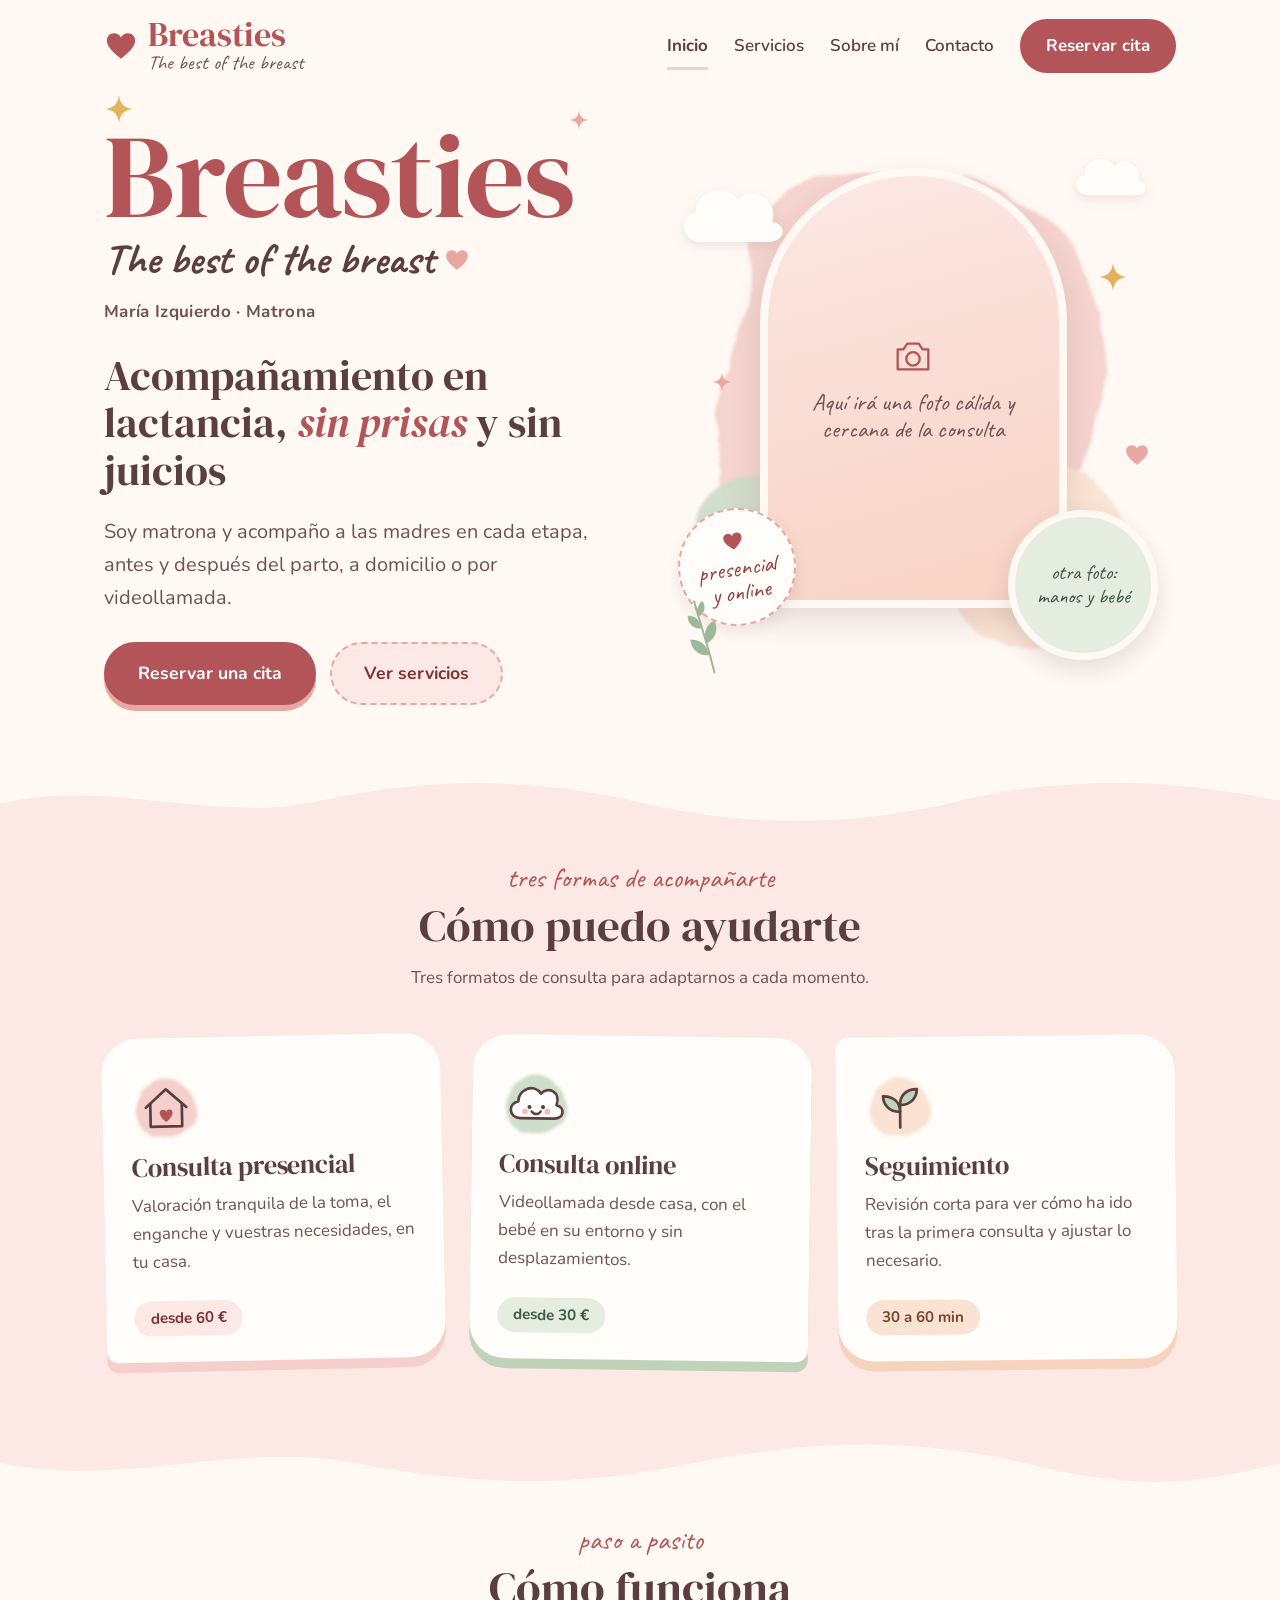
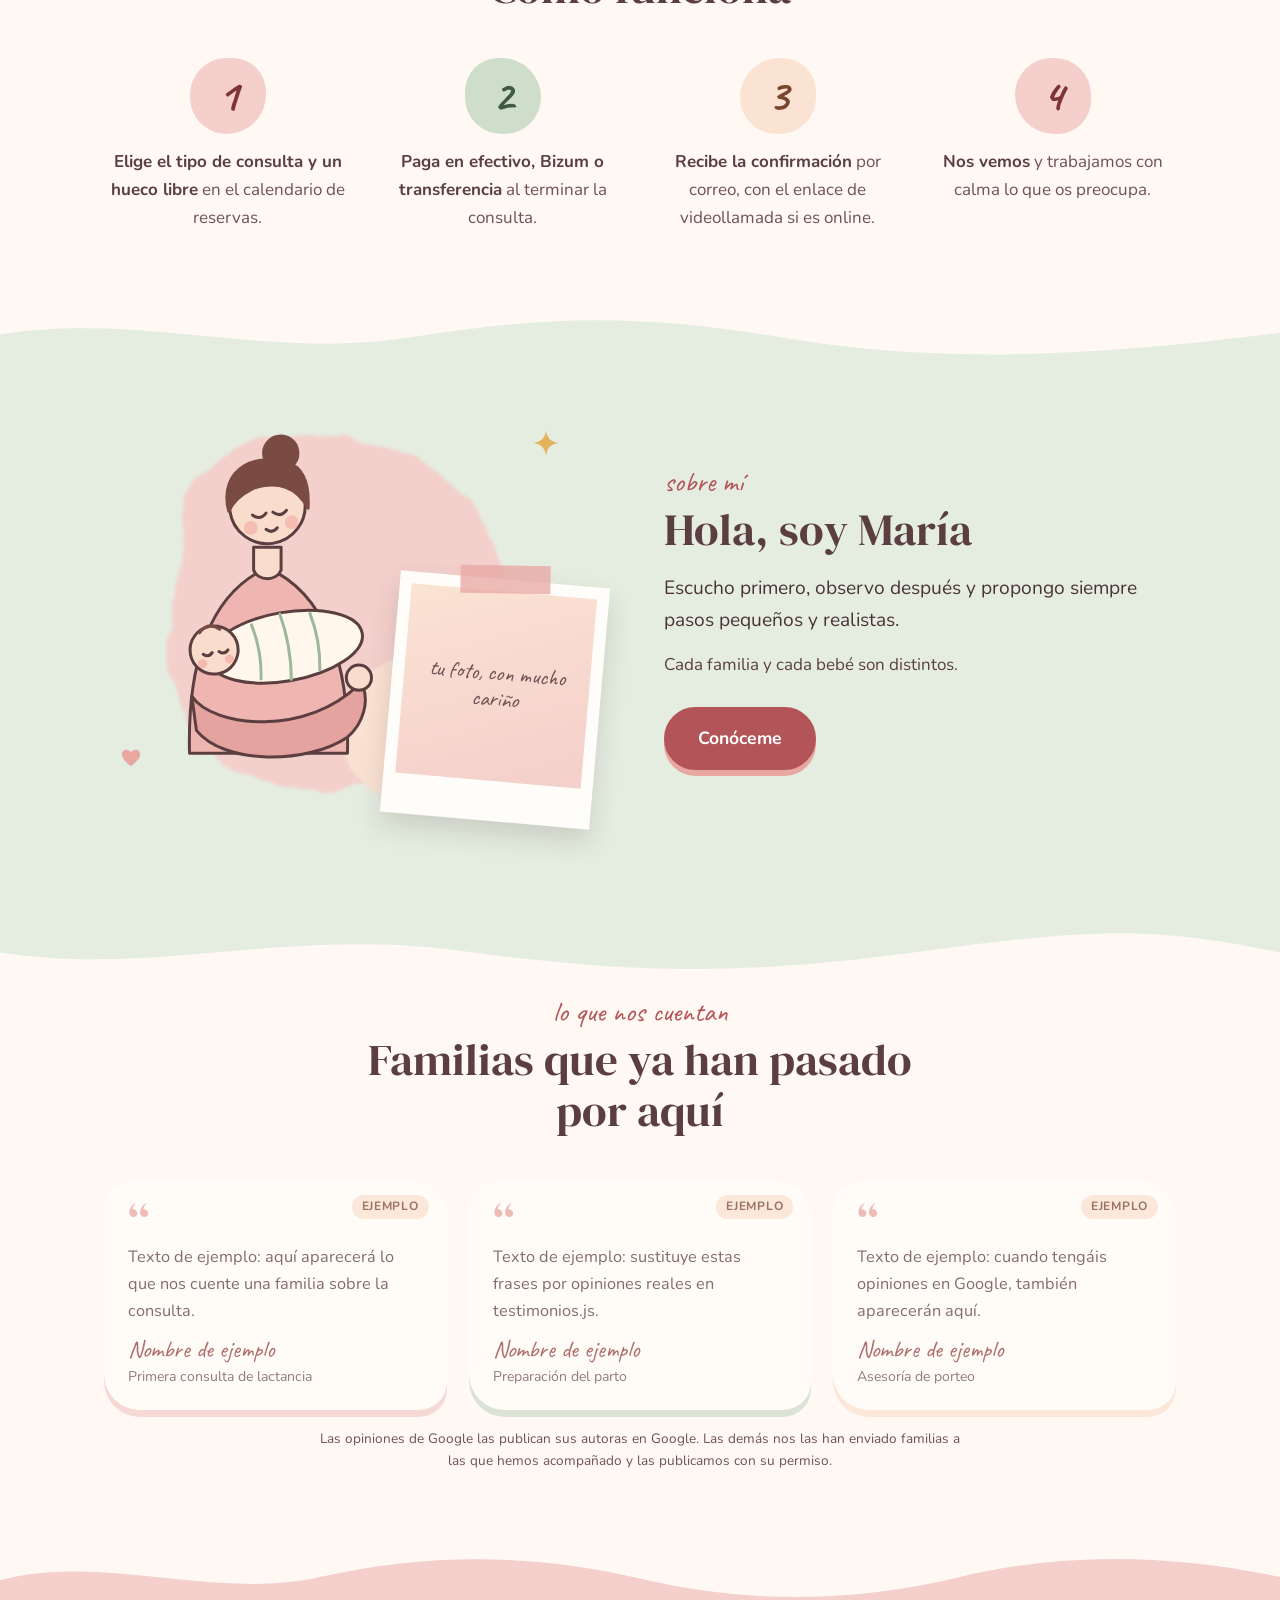
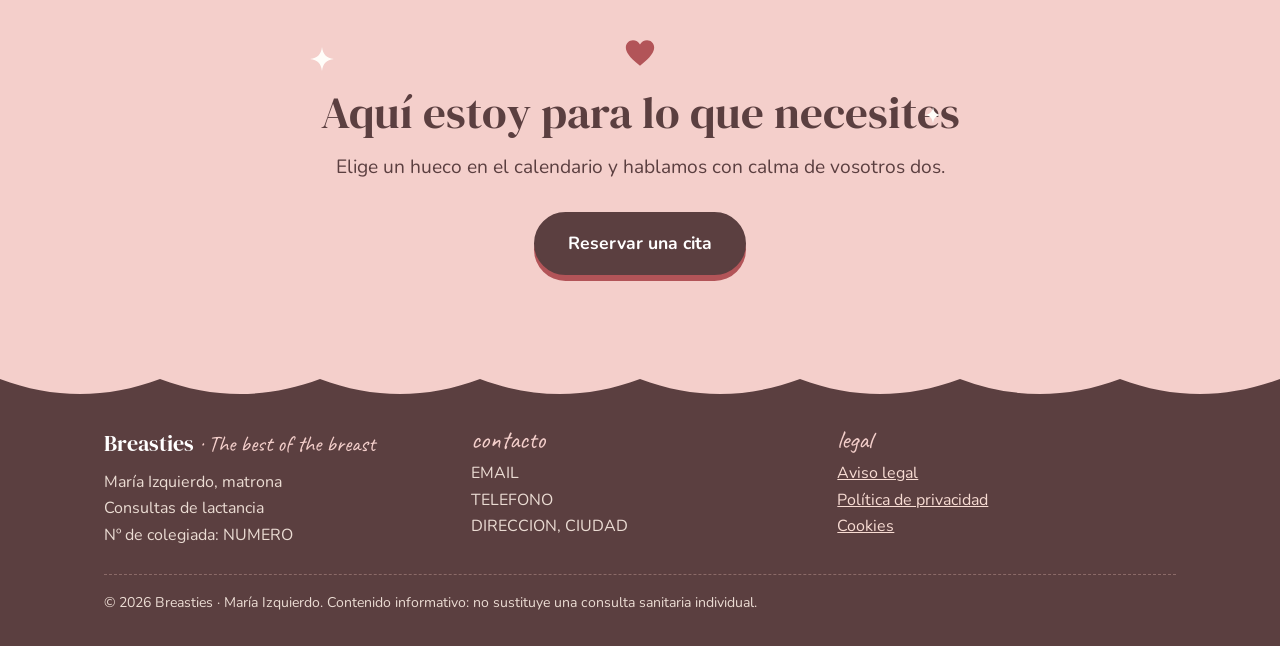
<file: index.html>
<!doctype html>
<html lang="es">
<head>
  <meta charset="utf-8">
  <meta name="viewport" content="width=device-width, initial-scale=1">
  <title>Breasties · The best of the breast · María Izquierdo, matrona</title>
  <meta name="description" content="Breasties: consultas de lactancia con la matrona María Izquierdo, presenciales y online. Acompañamiento cercano para madres y bebés.">
  <link rel="preconnect" href="https://fonts.googleapis.com">
  <link href="https://fonts.googleapis.com/css2?family=DM+Serif+Display:ital@0;1&family=Nunito:wght@400;600;700&family=Caveat:wght@500;700&display=swap" rel="stylesheet">
  <link rel="stylesheet" href="styles.css">
</head>
<body>
  <svg width="0" height="0" style="position:absolute" aria-hidden="true" focusable="false">
  <defs>
    <filter id="acuarela" x="-20%" y="-20%" width="140%" height="140%">
      <feTurbulence type="fractalNoise" baseFrequency="0.018" numOctaves="3" seed="7" result="ruido"/>
      <feDisplacementMap in="SourceGraphic" in2="ruido" scale="16" xChannelSelector="R" yChannelSelector="G" result="desp"/>
      <feGaussianBlur in="desp" stdDeviation="1.4"/>
    </filter>
    <symbol id="chispa" viewBox="-12 -12 24 24"><path d="M0 -11 C1 -4 4 -1 11 0 C4 1 1 4 0 11 C-1 4 -4 1 -11 0 C-4 -1 -1 -4 0 -11Z" fill="currentColor"/></symbol>
    <symbol id="corazon" viewBox="0 0 24 24"><path d="M12 21 C4 15 2 11 2 8 C2 5 4.5 3 7 3 C9 3 11 4 12 6 C13 4 15 3 17 3 C19.5 3 22 5 22 8 C22 11 20 15 12 21Z" fill="currentColor"/></symbol>
    <symbol id="nube" viewBox="0 0 120 70"><path d="M30 64 C10 64 4 40 24 34 C24 12 54 4 66 22 C78 8 108 20 100 44 C116 46 114 64 96 64 Z" fill="currentColor"/></symbol>
    <symbol id="ramita" viewBox="0 0 40 80">
      <path d="M20 78 C21 52 20 30 20 4" stroke="currentColor" stroke-width="2" fill="none" stroke-linecap="round"/>
      <path d="M20 60 C8 58 4 48 6 40 C16 42 20 50 20 60Z" fill="currentColor"/>
      <path d="M20 48 C32 46 36 36 34 28 C24 30 20 38 20 48Z" fill="currentColor"/>
      <path d="M20 32 C10 30 8 22 10 16 C18 18 20 24 20 32Z" fill="currentColor"/>
      <path d="M20 20 C28 18 30 12 28 6 C22 8 20 14 20 20Z" fill="currentColor"/>
    </symbol>
  </defs>
</svg>
  <header class="sitio">
    <div class="wrap">
      <a class="marca" href="index.html">
        <svg viewBox="0 0 24 24" aria-hidden="true"><use href="#corazon"/></svg>
        <span class="marca-texto"><span class="marca-nombre">Breasties</span><span class="marca-lema">The best of the breast</span></span>
      </a>
      <nav aria-label="Principal">
        <ul>
          <li><a href="index.html" aria-current="page">Inicio</a></li>
          <li><a href="servicios.html">Servicios</a></li>
          <li><a href="sobre-mi.html">Sobre mí</a></li>
          <li><a href="contacto.html">Contacto</a></li>
          <li><a class="boton" href="reservar.html">Reservar cita</a></li>
        </ul>
      </nav>
    </div>
  </header>

  <main>
    <section class="portada">
      <div class="wrap">
        <div>
          <div class="titular">
            <div class="marca-grande">Breasties</div>
            <div class="lema">The best of the breast <svg viewBox="0 0 24 24" aria-hidden="true"><use href="#corazon"/></svg></div>
            <svg class="garabato" width="30" height="30" viewBox="0 0 24 24" aria-hidden="true" style="left:0;top:-26px;color:var(--oro)"><use href="#chispa"/></svg>
            <svg class="garabato" width="20" height="20" viewBox="0 0 24 24" aria-hidden="true" style="right:6%;top:-10px;color:var(--rosa-fuerte)"><use href="#chispa"/></svg>
            <div class="firma">María Izquierdo · Matrona</div>
          </div>
          <h1>Acompañamiento en lactancia, <em>sin prisas</em> y sin juicios</h1>
          <p class="entrada">Soy matrona y acompaño a las madres en cada etapa, antes y después del parto, a domicilio o por videollamada.</p>
          <div class="acciones">
            <a class="boton grande" href="reservar.html">Reservar una cita</a>
            <a class="boton grande suave" href="servicios.html">Ver servicios</a>
          </div>
        </div>

        <div class="escena">
          <svg class="fondo" viewBox="0 0 480 540" aria-hidden="true" preserveAspectRatio="xMidYMid meet">
            <path d="M70 120 C60 40 190 10 290 40 C400 70 450 160 420 270 C395 370 330 440 220 450 C110 460 40 400 38 300 C36 230 78 190 70 120Z" fill="#f4cfcb" filter="url(#acuarela)" opacity=".9"/>
            <path d="M300 330 C360 300 450 330 450 410 C450 480 380 520 320 500 C260 480 240 360 300 330Z" fill="#fbe3d3" filter="url(#acuarela)" opacity=".95"/>
            <path d="M20 400 C10 350 60 320 100 340 C140 360 150 420 110 450 C70 480 30 450 20 400Z" fill="#cfddcb" filter="url(#acuarela)" opacity=".9"/>
          </svg>
          <!-- Foto principal: sustituye el contenido por <img src="foto.jpg" alt="Descripción"> -->
          <div class="foto foto-arco" role="img" aria-label="Espacio para una foto">
            <svg width="46" height="46" viewBox="0 0 48 48" fill="none" stroke="#b25458" stroke-width="2.4" stroke-linecap="round" stroke-linejoin="round" aria-hidden="true"><path d="M8 17 H14 L18 11 H30 L34 17 H40 V38 H8 Z"/><circle cx="24" cy="27" r="7"/></svg>
            Aquí irá una foto cálida y cercana de la consulta
          </div>
          <div class="foto foto-redonda" role="img" aria-label="Espacio para una segunda foto">otra foto: manos y bebé</div>
          <div class="pegatina"><svg viewBox="0 0 24 24" aria-hidden="true"><use href="#corazon"/></svg>presencial<br>y online</div>
          <svg class="garabato flota" width="120" height="70" viewBox="0 0 120 70" aria-hidden="true" style="left:-6px;top:36px;color:var(--crema-2);filter:drop-shadow(0 4px 6px rgba(91,63,64,.1))"><use href="#nube"/></svg>
          <svg class="garabato flota2" width="84" height="50" viewBox="0 0 120 70" aria-hidden="true" style="right:6px;top:8px;color:var(--crema-2);filter:drop-shadow(0 4px 6px rgba(91,63,64,.1))"><use href="#nube"/></svg>
          <svg class="garabato" width="30" height="30" viewBox="0 0 24 24" aria-hidden="true" style="right:30px;top:120px;color:var(--oro)"><use href="#chispa"/></svg>
          <svg class="garabato" width="20" height="20" viewBox="0 0 24 24" aria-hidden="true" style="left:34px;top:230px;color:var(--rosa-fuerte)"><use href="#chispa"/></svg>
          <svg class="garabato" width="26" height="26" viewBox="0 0 24 24" aria-hidden="true" style="right:8px;top:300px;color:var(--rosa-fuerte)"><use href="#corazon"/></svg>
          <svg class="garabato" width="40" height="80" viewBox="0 0 40 80" aria-hidden="true" style="left:6px;bottom:6px;color:#9db898;transform:rotate(-16deg)"><use href="#ramita"/></svg>
        </div>
      </div>
    </section>

    <div class="ola" style="--de:var(--crema);--a:var(--rosa-claro)" aria-hidden="true"><svg viewBox="0 0 1440 60" preserveAspectRatio="none"><path d="M0 34 C120 0 240 60 360 30 S600 0 720 32 S960 62 1080 30 S1320 2 1440 30 V60 H0Z"/></svg></div>
    <section class="bloque rosa">
      <div class="wrap">
        <div class="cabecera-bloque">
          <div class="manuscrita">tres formas de acompañarte</div>
          <h2>Cómo puedo ayudarte</h2>
          <p>Tres formatos de consulta para adaptarnos a cada momento.</p>
        </div>
        <div class="tarjetas">
          <div class="tarjeta">
            <svg class="icono" viewBox="0 0 64 64" aria-hidden="true"><circle cx="32" cy="34" r="27" fill="#f4cfcb" filter="url(#acuarela)"/><g fill="none" stroke="#5b3f40" stroke-width="2.4" stroke-linecap="round" stroke-linejoin="round"><path d="M14 33 L32 17 L50 33"/><path d="M18 30 V50 H46 V30"/></g><path d="M32 46 C25 41 25 35 29 35 C31 35 32 36 32 37.5 C32 36 33 35 35 35 C39 35 39 41 32 46Z" fill="#b25458"/></svg>
            <h3>Consulta presencial</h3>
            <p>Valoración tranquila de la toma, el enganche y vuestras necesidades, en tu casa.</p>
            <div class="pie-tarjeta"><span class="pildora">desde 60 €</span></div>
          </div>
          <div class="tarjeta">
            <svg class="icono" viewBox="0 0 64 64" aria-hidden="true"><circle cx="32" cy="34" r="27" fill="#cfddcb" filter="url(#acuarela)"/><path d="M18 46 C8 46 6 34 16 31 C16 20 30 15 36 24 C42 17 54 22 50 34 C58 36 57 46 48 46 Z" fill="#fffdf9" stroke="#5b3f40" stroke-width="2.4" stroke-linejoin="round"/><circle cx="26" cy="36" r="1.8" fill="#5b3f40"/><circle cx="38" cy="36" r="1.8" fill="#5b3f40"/><path d="M28 40 C30 43 34 43 36 40" fill="none" stroke="#5b3f40" stroke-width="2.2" stroke-linecap="round"/><circle cx="22" cy="40" r="2.6" fill="#e9a7a2" opacity=".7"/><circle cx="42" cy="40" r="2.6" fill="#e9a7a2" opacity=".7"/></svg>
            <h3>Consulta online</h3>
            <p>Videollamada desde casa, con el bebé en su entorno y sin desplazamientos.</p>
            <div class="pie-tarjeta"><span class="pildora">desde 30 €</span></div>
          </div>
          <div class="tarjeta">
            <svg class="icono" viewBox="0 0 64 64" aria-hidden="true"><circle cx="32" cy="34" r="27" fill="#fbe3d3" filter="url(#acuarela)"/><g fill="none" stroke="#5b3f40" stroke-width="2.4" stroke-linecap="round" stroke-linejoin="round"><path d="M32 52 V30"/><path d="M32 38 C22 38 17 31 17 24 C27 24 32 30 32 38Z" fill="#bfd3bb"/><path d="M32 32 C42 32 47 25 47 18 C37 18 32 24 32 32Z" fill="#bfd3bb"/></g></svg>
            <h3>Seguimiento</h3>
            <p>Revisión corta para ver cómo ha ido tras la primera consulta y ajustar lo necesario.</p>
            <div class="pie-tarjeta"><span class="pildora">30 a 60 min</span></div>
          </div>
        </div>
      </div>
    </section>

    <div class="ola" style="--de:var(--rosa-claro);--a:var(--crema)" aria-hidden="true"><svg viewBox="0 0 1440 60" preserveAspectRatio="none"><path d="M0 30 C140 62 260 2 400 30 S640 62 780 30 S1040 0 1160 32 S1340 58 1440 30 V60 H0Z"/></svg></div>
    <section class="bloque crema">
      <div class="wrap">
        <div class="cabecera-bloque">
          <div class="manuscrita">paso a pasito</div>
          <h2>Cómo funciona</h2>
        </div>
        <ol class="pasos">
          <li><span class="num" aria-hidden="true">1</span><span><strong>Elige el tipo de consulta y un hueco libre</strong> en el calendario de reservas.</span></li>
          <li><span class="num" aria-hidden="true">2</span><span><strong>Paga en efectivo, Bizum o transferencia</strong> al terminar la consulta.</span></li>
          <li><span class="num" aria-hidden="true">3</span><span><strong>Recibe la confirmación</strong> por correo, con el enlace de videollamada si es online.</span></li>
          <li><span class="num" aria-hidden="true">4</span><span><strong>Nos vemos</strong> y trabajamos con calma lo que os preocupa.</span></li>
        </ol>
      </div>
    </section>

    <div class="ola" style="--de:var(--crema);--a:var(--salvia-claro)" aria-hidden="true"><svg viewBox="0 0 1440 60" preserveAspectRatio="none"><path d="M0 28 C160 0 300 60 460 32 S720 2 880 32 S1200 60 1440 26 V60 H0Z"/></svg></div>
    <section class="bloque salvia">
      <div class="wrap sobre">
        <div class="escena">
      <svg class="fondo" viewBox="0 0 480 440" aria-hidden="true" preserveAspectRatio="xMidYMid meet">
        <path d="M60 140 C50 60 150 20 240 40 C340 62 400 140 380 240 C360 340 280 400 180 390 C90 380 40 320 50 240 C54 200 64 180 60 140Z" fill="#f4cfcb" filter="url(#acuarela)" opacity=".95"/>
        <path d="M250 270 C300 240 390 270 380 340 C370 400 300 420 250 390 C210 365 215 295 250 270Z" fill="#fbe3d3" filter="url(#acuarela)" opacity=".95"/>
      </svg>
      <svg viewBox="40 20 260 300" aria-hidden="true" style="position:absolute;left:2%;top:20px;width:62%" fill="none" stroke="#5b3f40" stroke-width="2.6" stroke-linecap="round" stroke-linejoin="round">
        <path d="M92 312 C90 232 110 172 160 150 C210 172 232 232 230 312 Z" fill="#efb5b1"/>
        <path d="M148 132 L148 152 C152 162 168 162 172 152 L172 132 Z" fill="#f9dccb"/>
        <g transform="rotate(-8 160 96)">
          <circle cx="160" cy="96" r="33" fill="#f9dccb"/>
          <path d="M126 96 C121 58 160 44 190 66 C199 77 197 92 195 103 C188 83 172 75 150 79 C138 83 130 89 126 96Z" fill="#7a4b43" stroke="#7a4b43"/>
          <circle cx="178" cy="52" r="15" fill="#7a4b43" stroke="#7a4b43"/>
          <path d="M146 102 q6 6 12 0"/><path d="M164 102 q6 6 12 0"/><path d="M156 116 q5 5 10 0"/>
          <circle cx="143" cy="113" r="6" fill="#f4a9a3" stroke="none" opacity=".6"/>
          <circle cx="179" cy="113" r="6" fill="#f4a9a3" stroke="none" opacity=".6"/>
        </g>
        <g transform="rotate(-10 170 220)">
          <ellipse cx="176" cy="220" rx="68" ry="30" fill="#fff7ec"/>
          <path d="M150 196 q5 24 0 48" stroke="#9db898"/><path d="M176 191 q5 29 0 58" stroke="#9db898"/><path d="M202 195 q5 25 0 50" stroke="#9db898"/>
          <circle cx="114" cy="212" r="21" fill="#f9dccb"/>
          <path d="M104 195 q9 -9 18 0" stroke="#7a4b43"/>
          <path d="M104 214 q4 4 8 0"/><path d="M118 214 q4 4 8 0"/>
          <circle cx="102" cy="222" r="4" fill="#f4a9a3" stroke="none" opacity=".7"/>
          <circle cx="126" cy="222" r="4" fill="#f4a9a3" stroke="none" opacity=".7"/>
        </g>
        <path d="M94 262 C112 290 196 298 242 250 C250 266 244 286 230 298 C194 322 122 322 98 292 Z" fill="#e5a3a0"/>
        <circle cx="240" cy="246" r="11" fill="#f9dccb"/>
      </svg>
      <div class="polaroid">
        <!-- Sustituye el texto de abajo por: <img src="foto.jpg" alt="Descripción de la foto"> -->
        <div class="foto" role="img" aria-label="Espacio para una foto">tu foto, con mucho cariño</div>
      </div>
      <svg class="garabato" width="28" height="28" viewBox="0 0 24 24" aria-hidden="true" style="right:40px;top:30px;color:var(--oro)"><use href="#chispa"/></svg>
      <svg class="garabato" width="22" height="22" viewBox="0 0 24 24" aria-hidden="true" style="left:0;bottom:70px;color:var(--rosa-fuerte)"><use href="#corazon"/></svg>
    </div>
        <div>
          <div class="manuscrita">sobre mí</div>
          <h2>Hola, soy María</h2>
          <p class="destacado">Escucho primero, observo después y propongo siempre pasos pequeños y realistas.</p>
          <p style="margin:0 0 28px">Cada familia y cada bebé son distintos.</p>
          <a class="boton grande" href="sobre-mi.html">Conóceme</a>
        </div>
      </div>
    </section>

    <div class="ola" style="--de:var(--salvia-claro);--a:var(--crema)" aria-hidden="true"><svg viewBox="0 0 1440 60" preserveAspectRatio="none"><path d="M0 32 C180 62 320 0 520 30 S840 60 1040 30 S1300 0 1440 32 V60 H0Z"/></svg></div>
    <section class="bloque crema" style="padding-top:24px" id="opiniones">
      <div class="wrap">
        <div class="cabecera-bloque">
          <div class="manuscrita">lo que nos cuentan</div>
          <h2>Familias que ya han pasado por aquí</h2>
          <p id="opiniones-resumen"></p>
        </div>
        <div class="opiniones" id="lista-opiniones"></div>
        <p class="centrado" style="margin:34px 0 0"><a class="boton suave" id="enlace-opinar" href="contacto.html" target="_blank" rel="noopener">Déjanos tu opinión en Google</a></p>
        <p class="nota centrado" id="opiniones-origen">Las opiniones de Google las publican sus autoras en Google. Las demás nos las han enviado familias a las que hemos acompañado y las publicamos con su permiso.</p>
      </div>
    </section>

    <div class="ola" style="--de:var(--crema);--a:var(--rosa)" aria-hidden="true"><svg viewBox="0 0 1440 60" preserveAspectRatio="none"><path d="M0 34 C120 0 240 60 360 30 S600 0 720 32 S960 62 1080 30 S1320 2 1440 30 V60 H0Z"/></svg></div>
    <section class="llamada">
      <div class="wrap">
        <svg class="corazon" viewBox="0 0 24 24" aria-hidden="true"><use href="#corazon"/></svg>
        <h2>Aquí estoy para lo que necesites</h2>
        <p>Elige un hueco en el calendario y hablamos con calma de vosotros dos.</p>
        <a class="boton grande oscuro" href="reservar.html">Reservar una cita</a>
        <svg class="garabato" width="26" height="26" viewBox="0 0 24 24" aria-hidden="true" style="left:4%;top:10px;color:var(--crema-2)"><use href="#chispa"/></svg>
        <svg class="garabato" width="18" height="18" viewBox="0 0 24 24" aria-hidden="true" style="right:8%;top:70px;color:var(--crema-2)"><use href="#chispa"/></svg>
      </div>
    </section>
  </main>
<div class="escalopes" aria-hidden="true"><svg viewBox="0 0 1440 60" preserveAspectRatio="none"><path d="M0 0 H1440 V30 C1380 60 1320 60 1260 30 C1200 60 1140 60 1080 30 C1020 60 960 60 900 30 C840 60 780 60 720 30 C660 60 600 60 540 30 C480 60 420 60 360 30 C300 60 240 60 180 30 C120 60 60 60 0 30Z" fill="#f4cfcb"/><path d="M0 30 C60 60 120 60 180 30 C240 60 300 60 360 30 C420 60 480 60 540 30 C600 60 660 60 720 30 C780 60 840 60 900 30 C960 60 1020 60 1080 30 C1140 60 1200 60 1260 30 C1320 60 1380 60 1440 30 V60 H0Z" fill="#5b3f40"/></svg></div>
  <footer class="sitio">
    <div class="wrap">
      <div class="columnas">
        <div>
          <div class="nombre">Breasties <span>· The best of the breast</span></div>
          <p>María Izquierdo, matrona<br>Consultas de lactancia<br>Nº de colegiada: NUMERO</p>
        </div>
        <div>
          <div class="titulo">contacto</div>
          <p>EMAIL<br>TELEFONO<br>DIRECCION, CIUDAD</p>
        </div>
        <div>
          <div class="titulo">legal</div>
          <p><a href="aviso-legal.html">Aviso legal</a><br><a href="aviso-legal.html#privacidad">Política de privacidad</a><br><a href="aviso-legal.html#cookies">Cookies</a></p>
        </div>
      </div>
      <div class="copia">© 2026 Breasties · María Izquierdo. Contenido informativo: no sustituye una consulta sanitaria individual.</div>
    </div>
  </footer>
  <script src="config.js"></script>
  <script src="testimonios.js"></script>
</body>
</html>
</file>
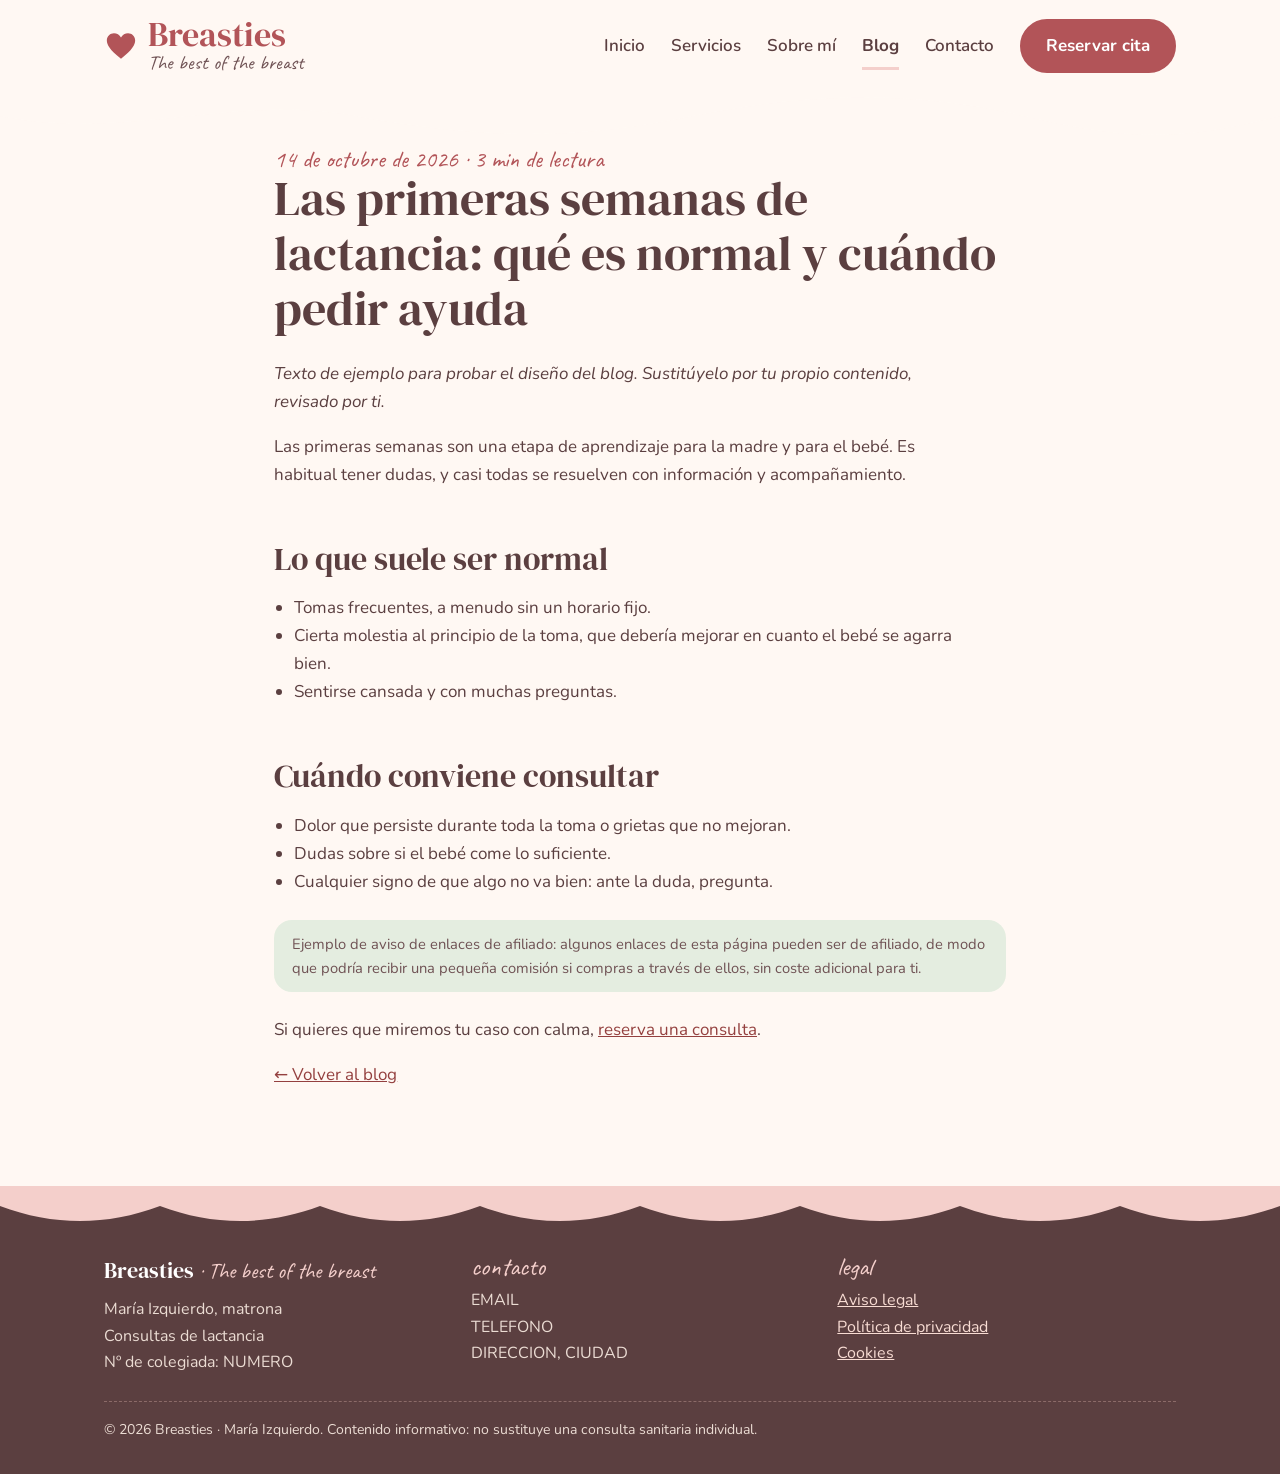
<file: articulo-primeras-semanas.html>
<!doctype html>
<html lang="es">
<head>
  <meta charset="utf-8">
  <meta name="viewport" content="width=device-width, initial-scale=1">
  <title>Las primeras semanas de lactancia · Breasties</title>
  <meta name="description" content="Qué es normal en las primeras semanas de lactancia y cuándo pedir ayuda.">
  <link rel="preconnect" href="https://fonts.googleapis.com">
  <link href="https://fonts.googleapis.com/css2?family=DM+Serif+Display:ital@0;1&family=Nunito:wght@400;600;700&family=Caveat:wght@500;700&display=swap" rel="stylesheet">
  <link rel="stylesheet" href="styles.css">
</head>
<body>
  <svg width="0" height="0" style="position:absolute" aria-hidden="true" focusable="false">
  <defs>
    <filter id="acuarela" x="-20%" y="-20%" width="140%" height="140%">
      <feTurbulence type="fractalNoise" baseFrequency="0.018" numOctaves="3" seed="7" result="ruido"/>
      <feDisplacementMap in="SourceGraphic" in2="ruido" scale="16" xChannelSelector="R" yChannelSelector="G" result="desp"/>
      <feGaussianBlur in="desp" stdDeviation="1.4"/>
    </filter>
    <symbol id="chispa" viewBox="-12 -12 24 24"><path d="M0 -11 C1 -4 4 -1 11 0 C4 1 1 4 0 11 C-1 4 -4 1 -11 0 C-4 -1 -1 -4 0 -11Z" fill="currentColor"/></symbol>
    <symbol id="corazon" viewBox="0 0 24 24"><path d="M12 21 C4 15 2 11 2 8 C2 5 4.5 3 7 3 C9 3 11 4 12 6 C13 4 15 3 17 3 C19.5 3 22 5 22 8 C22 11 20 15 12 21Z" fill="currentColor"/></symbol>
    <symbol id="nube" viewBox="0 0 120 70"><path d="M30 64 C10 64 4 40 24 34 C24 12 54 4 66 22 C78 8 108 20 100 44 C116 46 114 64 96 64 Z" fill="currentColor"/></symbol>
    <symbol id="ramita" viewBox="0 0 40 80">
      <path d="M20 78 C21 52 20 30 20 4" stroke="currentColor" stroke-width="2" fill="none" stroke-linecap="round"/>
      <path d="M20 60 C8 58 4 48 6 40 C16 42 20 50 20 60Z" fill="currentColor"/>
      <path d="M20 48 C32 46 36 36 34 28 C24 30 20 38 20 48Z" fill="currentColor"/>
      <path d="M20 32 C10 30 8 22 10 16 C18 18 20 24 20 32Z" fill="currentColor"/>
      <path d="M20 20 C28 18 30 12 28 6 C22 8 20 14 20 20Z" fill="currentColor"/>
    </symbol>
  </defs>
</svg>
  <header class="sitio">
    <div class="wrap">
      <a class="marca" href="index.html">
        <svg viewBox="0 0 24 24" aria-hidden="true"><use href="#corazon"/></svg>
        <span class="marca-texto"><span class="marca-nombre">Breasties</span><span class="marca-lema">The best of the breast</span></span>
      </a>
      <nav aria-label="Principal">
        <ul>
          <li><a href="index.html">Inicio</a></li>
          <li><a href="servicios.html">Servicios</a></li>
          <li><a href="sobre-mi.html">Sobre mí</a></li>
          <li><a href="blog.html" aria-current="page">Blog</a></li>
          <li><a href="contacto.html">Contacto</a></li>
          <li><a class="boton" href="reservar.html">Reservar cita</a></li>
        </ul>
      </nav>
    </div>
  </header>

  <main>
    <div class="ola" style="--de:var(--crema);--a:var(--crema)" aria-hidden="true"><svg viewBox="0 0 1440 60" preserveAspectRatio="none"><path d="M0 30 C140 62 260 2 400 30 S640 62 780 30 S1040 0 1160 32 S1340 58 1440 30 V60 H0Z"/></svg></div>
    <section class="bloque crema" style="padding-top:8px">
      <div class="wrap estrecho">
        <article class="texto">
          <div class="meta">14 de octubre de 2026 · 3 min de lectura</div>
          <h1>Las primeras semanas de lactancia: qué es normal y cuándo pedir ayuda</h1>

          <p><em>Texto de ejemplo para probar el diseño del blog. Sustitúyelo por tu propio contenido, revisado por ti.</em></p>

          <p>Las primeras semanas son una etapa de aprendizaje para la madre y para el bebé. Es habitual tener dudas, y casi todas se resuelven con información y acompañamiento.</p>

          <h2>Lo que suele ser normal</h2>
          <ul>
            <li>Tomas frecuentes, a menudo sin un horario fijo.</li>
            <li>Cierta molestia al principio de la toma, que debería mejorar en cuanto el bebé se agarra bien.</li>
            <li>Sentirse cansada y con muchas preguntas.</li>
          </ul>

          <h2>Cuándo conviene consultar</h2>
          <ul>
            <li>Dolor que persiste durante toda la toma o grietas que no mejoran.</li>
            <li>Dudas sobre si el bebé come lo suficiente.</li>
            <li>Cualquier signo de que algo no va bien: ante la duda, pregunta.</li>
          </ul>

          <div class="divulgacion">
            Ejemplo de aviso de enlaces de afiliado: algunos enlaces de esta página pueden ser de afiliado, de modo que podría recibir una pequeña comisión si compras a través de ellos, sin coste adicional para ti.
          </div>

          <p>Si quieres que miremos tu caso con calma, <a href="reservar.html">reserva una consulta</a>.</p>
          <p><a href="blog.html">← Volver al blog</a></p>
        </article>
      </div>
    </section>
  </main>
<div class="escalopes" aria-hidden="true"><svg viewBox="0 0 1440 60" preserveAspectRatio="none"><path d="M0 0 H1440 V30 C1380 60 1320 60 1260 30 C1200 60 1140 60 1080 30 C1020 60 960 60 900 30 C840 60 780 60 720 30 C660 60 600 60 540 30 C480 60 420 60 360 30 C300 60 240 60 180 30 C120 60 60 60 0 30Z" fill="#f4cfcb"/><path d="M0 30 C60 60 120 60 180 30 C240 60 300 60 360 30 C420 60 480 60 540 30 C600 60 660 60 720 30 C780 60 840 60 900 30 C960 60 1020 60 1080 30 C1140 60 1200 60 1260 30 C1320 60 1380 60 1440 30 V60 H0Z" fill="#5b3f40"/></svg></div>
  <footer class="sitio">
    <div class="wrap">
      <div class="columnas">
        <div>
          <div class="nombre">Breasties <span>· The best of the breast</span></div>
          <p>María Izquierdo, matrona<br>Consultas de lactancia<br>Nº de colegiada: NUMERO</p>
        </div>
        <div>
          <div class="titulo">contacto</div>
          <p>EMAIL<br>TELEFONO<br>DIRECCION, CIUDAD</p>
        </div>
        <div>
          <div class="titulo">legal</div>
          <p><a href="aviso-legal.html">Aviso legal</a><br><a href="aviso-legal.html#privacidad">Política de privacidad</a><br><a href="aviso-legal.html#cookies">Cookies</a></p>
        </div>
      </div>
      <div class="copia">© 2026 Breasties · María Izquierdo. Contenido informativo: no sustituye una consulta sanitaria individual.</div>
    </div>
  </footer>
</body>
</html>
</file>
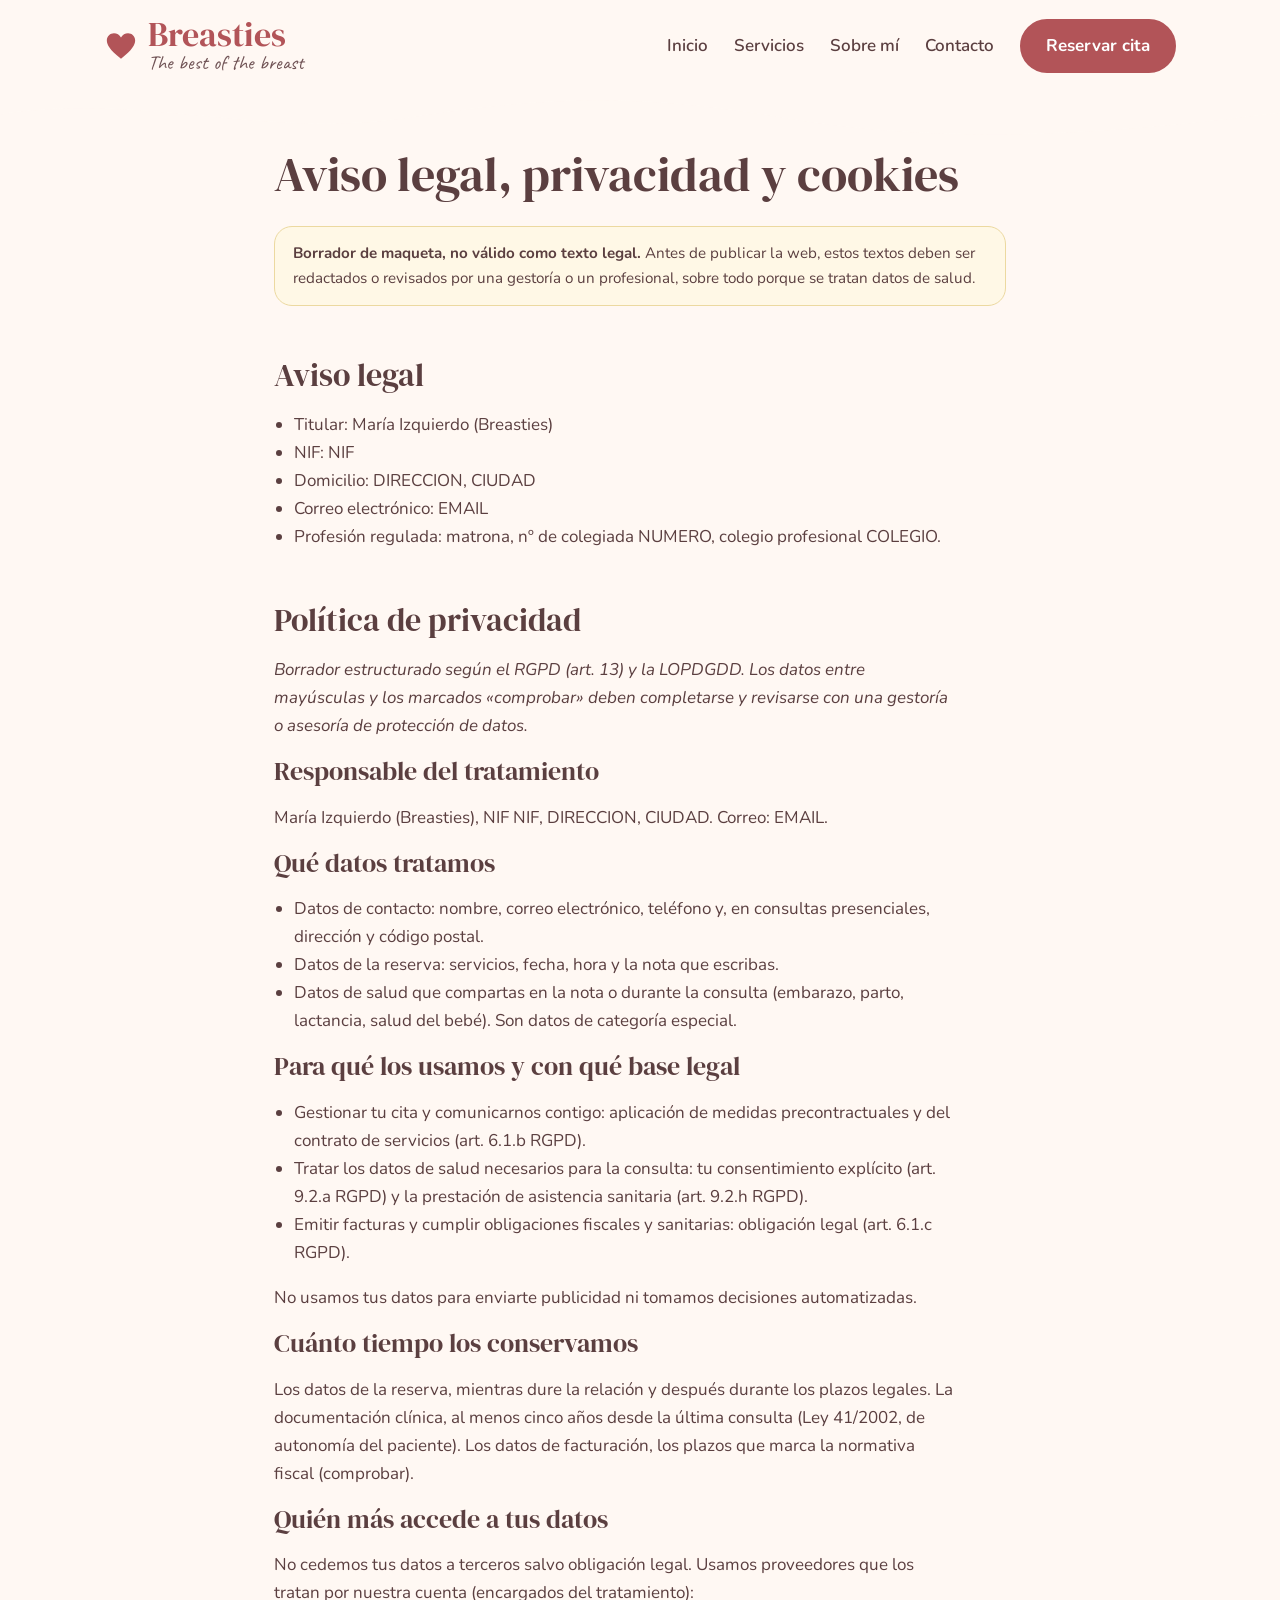
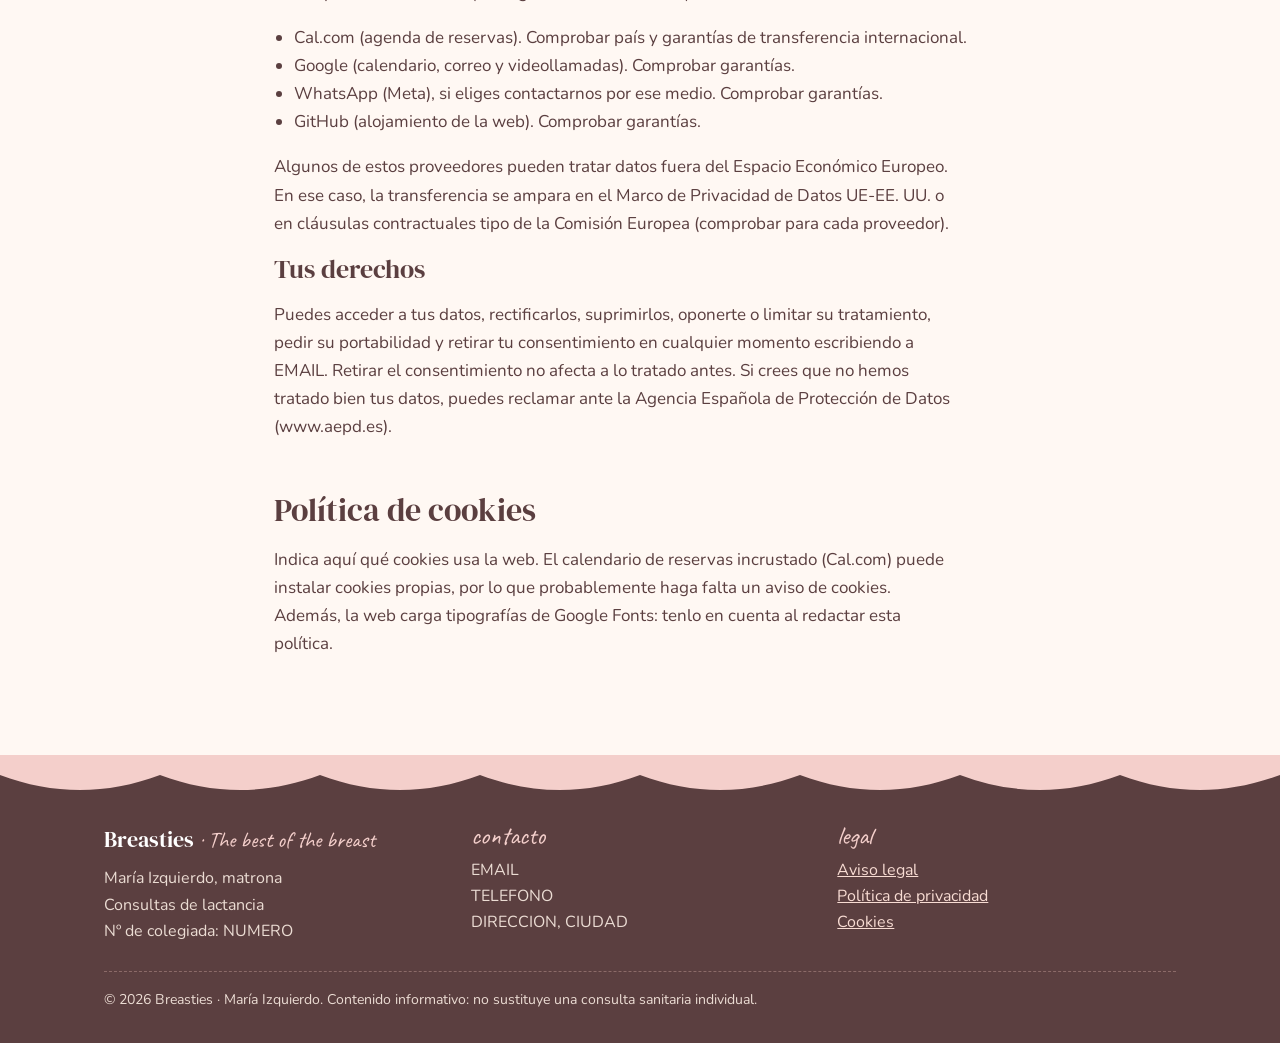
<file: aviso-legal.html>
<!doctype html>
<html lang="es">
<head>
  <meta charset="utf-8">
  <meta name="viewport" content="width=device-width, initial-scale=1">
  <title>Aviso legal · Breasties · María Izquierdo, matrona</title>
  <meta name="description" content="Aviso legal, política de privacidad y cookies de Breasties.">
  <link rel="preconnect" href="https://fonts.googleapis.com">
  <link href="https://fonts.googleapis.com/css2?family=DM+Serif+Display:ital@0;1&family=Nunito:wght@400;600;700&family=Caveat:wght@500;700&display=swap" rel="stylesheet">
  <link rel="stylesheet" href="styles.css">
</head>
<body>
  <svg width="0" height="0" style="position:absolute" aria-hidden="true" focusable="false">
  <defs>
    <filter id="acuarela" x="-20%" y="-20%" width="140%" height="140%">
      <feTurbulence type="fractalNoise" baseFrequency="0.018" numOctaves="3" seed="7" result="ruido"/>
      <feDisplacementMap in="SourceGraphic" in2="ruido" scale="16" xChannelSelector="R" yChannelSelector="G" result="desp"/>
      <feGaussianBlur in="desp" stdDeviation="1.4"/>
    </filter>
    <symbol id="chispa" viewBox="-12 -12 24 24"><path d="M0 -11 C1 -4 4 -1 11 0 C4 1 1 4 0 11 C-1 4 -4 1 -11 0 C-4 -1 -1 -4 0 -11Z" fill="currentColor"/></symbol>
    <symbol id="corazon" viewBox="0 0 24 24"><path d="M12 21 C4 15 2 11 2 8 C2 5 4.5 3 7 3 C9 3 11 4 12 6 C13 4 15 3 17 3 C19.5 3 22 5 22 8 C22 11 20 15 12 21Z" fill="currentColor"/></symbol>
    <symbol id="nube" viewBox="0 0 120 70"><path d="M30 64 C10 64 4 40 24 34 C24 12 54 4 66 22 C78 8 108 20 100 44 C116 46 114 64 96 64 Z" fill="currentColor"/></symbol>
    <symbol id="ramita" viewBox="0 0 40 80">
      <path d="M20 78 C21 52 20 30 20 4" stroke="currentColor" stroke-width="2" fill="none" stroke-linecap="round"/>
      <path d="M20 60 C8 58 4 48 6 40 C16 42 20 50 20 60Z" fill="currentColor"/>
      <path d="M20 48 C32 46 36 36 34 28 C24 30 20 38 20 48Z" fill="currentColor"/>
      <path d="M20 32 C10 30 8 22 10 16 C18 18 20 24 20 32Z" fill="currentColor"/>
      <path d="M20 20 C28 18 30 12 28 6 C22 8 20 14 20 20Z" fill="currentColor"/>
    </symbol>
  </defs>
</svg>
  <header class="sitio">
    <div class="wrap">
      <a class="marca" href="index.html">
        <svg viewBox="0 0 24 24" aria-hidden="true"><use href="#corazon"/></svg>
        <span class="marca-texto"><span class="marca-nombre">Breasties</span><span class="marca-lema">The best of the breast</span></span>
      </a>
      <nav aria-label="Principal">
        <ul>
          <li><a href="index.html">Inicio</a></li>
          <li><a href="servicios.html">Servicios</a></li>
          <li><a href="sobre-mi.html">Sobre mí</a></li>
          <li><a href="contacto.html">Contacto</a></li>
          <li><a class="boton" href="reservar.html">Reservar cita</a></li>
        </ul>
      </nav>
    </div>
  </header>

  <main>
    <div class="ola" style="--de:var(--crema);--a:var(--crema)" aria-hidden="true"><svg viewBox="0 0 1440 60" preserveAspectRatio="none"><path d="M0 28 C160 0 300 60 460 32 S720 2 880 32 S1200 60 1440 26 V60 H0Z"/></svg></div>
    <section class="bloque crema" style="padding-top:8px">
      <div class="wrap estrecho">
        <h1>Aviso legal, privacidad y cookies</h1>

        <div class="aviso">
          <strong>Borrador de maqueta, no válido como texto legal.</strong> Antes de publicar la web, estos textos deben ser redactados o revisados por una gestoría o un profesional, sobre todo porque se tratan datos de salud.
        </div>

        <article class="texto">
          <h2 id="aviso-legal">Aviso legal</h2>
          <ul>
            <li>Titular: María Izquierdo (Breasties)</li>
            <li>NIF: NIF</li>
            <li>Domicilio: DIRECCION, CIUDAD</li>
            <li>Correo electrónico: EMAIL</li>
            <li>Profesión regulada: matrona, nº de colegiada NUMERO, colegio profesional COLEGIO.</li>
          </ul>

          <h2 id="privacidad">Política de privacidad</h2>
          <p><em>Borrador estructurado según el RGPD (art. 13) y la LOPDGDD. Los datos entre mayúsculas y los marcados «comprobar» deben completarse y revisarse con una gestoría o asesoría de protección de datos.</em></p>

          <h3>Responsable del tratamiento</h3>
          <p>María Izquierdo (Breasties), NIF NIF, DIRECCION, CIUDAD. Correo: EMAIL.</p>

          <h3>Qué datos tratamos</h3>
          <ul>
            <li>Datos de contacto: nombre, correo electrónico, teléfono y, en consultas presenciales, dirección y código postal.</li>
            <li>Datos de la reserva: servicios, fecha, hora y la nota que escribas.</li>
            <li>Datos de salud que compartas en la nota o durante la consulta (embarazo, parto, lactancia, salud del bebé). Son datos de categoría especial.</li>
          </ul>

          <h3>Para qué los usamos y con qué base legal</h3>
          <ul>
            <li>Gestionar tu cita y comunicarnos contigo: aplicación de medidas precontractuales y del contrato de servicios (art. 6.1.b RGPD).</li>
            <li>Tratar los datos de salud necesarios para la consulta: tu consentimiento explícito (art. 9.2.a RGPD) y la prestación de asistencia sanitaria (art. 9.2.h RGPD).</li>
            <li>Emitir facturas y cumplir obligaciones fiscales y sanitarias: obligación legal (art. 6.1.c RGPD).</li>
          </ul>
          <p>No usamos tus datos para enviarte publicidad ni tomamos decisiones automatizadas.</p>

          <h3>Cuánto tiempo los conservamos</h3>
          <p>Los datos de la reserva, mientras dure la relación y después durante los plazos legales. La documentación clínica, al menos cinco años desde la última consulta (Ley 41/2002, de autonomía del paciente). Los datos de facturación, los plazos que marca la normativa fiscal (comprobar).</p>

          <h3>Quién más accede a tus datos</h3>
          <p>No cedemos tus datos a terceros salvo obligación legal. Usamos proveedores que los tratan por nuestra cuenta (encargados del tratamiento):</p>
          <ul>
            <li>Cal.com (agenda de reservas). Comprobar país y garantías de transferencia internacional.</li>
            <li>Google (calendario, correo y videollamadas). Comprobar garantías.</li>
            <li>WhatsApp (Meta), si eliges contactarnos por ese medio. Comprobar garantías.</li>
            <li>GitHub (alojamiento de la web). Comprobar garantías.</li>
          </ul>
          <p>Algunos de estos proveedores pueden tratar datos fuera del Espacio Económico Europeo. En ese caso, la transferencia se ampara en el Marco de Privacidad de Datos UE-EE. UU. o en cláusulas contractuales tipo de la Comisión Europea (comprobar para cada proveedor).</p>

          <h3>Tus derechos</h3>
          <p>Puedes acceder a tus datos, rectificarlos, suprimirlos, oponerte o limitar su tratamiento, pedir su portabilidad y retirar tu consentimiento en cualquier momento escribiendo a EMAIL. Retirar el consentimiento no afecta a lo tratado antes. Si crees que no hemos tratado bien tus datos, puedes reclamar ante la Agencia Española de Protección de Datos (www.aepd.es).</p>

          <h2 id="cookies">Política de cookies</h2>
          <p>Indica aquí qué cookies usa la web. El calendario de reservas incrustado (Cal.com) puede instalar cookies propias, por lo que probablemente haga falta un aviso de cookies. Además, la web carga tipografías de Google Fonts: tenlo en cuenta al redactar esta política.</p>
        </article>
      </div>
    </section>
  </main>
<div class="escalopes" aria-hidden="true"><svg viewBox="0 0 1440 60" preserveAspectRatio="none"><path d="M0 0 H1440 V30 C1380 60 1320 60 1260 30 C1200 60 1140 60 1080 30 C1020 60 960 60 900 30 C840 60 780 60 720 30 C660 60 600 60 540 30 C480 60 420 60 360 30 C300 60 240 60 180 30 C120 60 60 60 0 30Z" fill="#f4cfcb"/><path d="M0 30 C60 60 120 60 180 30 C240 60 300 60 360 30 C420 60 480 60 540 30 C600 60 660 60 720 30 C780 60 840 60 900 30 C960 60 1020 60 1080 30 C1140 60 1200 60 1260 30 C1320 60 1380 60 1440 30 V60 H0Z" fill="#5b3f40"/></svg></div>
  <footer class="sitio">
    <div class="wrap">
      <div class="columnas">
        <div>
          <div class="nombre">Breasties <span>· The best of the breast</span></div>
          <p>María Izquierdo, matrona<br>Consultas de lactancia<br>Nº de colegiada: NUMERO</p>
        </div>
        <div>
          <div class="titulo">contacto</div>
          <p>EMAIL<br>TELEFONO<br>DIRECCION, CIUDAD</p>
        </div>
        <div>
          <div class="titulo">legal</div>
          <p><a href="aviso-legal.html">Aviso legal</a><br><a href="aviso-legal.html#privacidad">Política de privacidad</a><br><a href="aviso-legal.html#cookies">Cookies</a></p>
        </div>
      </div>
      <div class="copia">© 2026 Breasties · María Izquierdo. Contenido informativo: no sustituye una consulta sanitaria individual.</div>
    </div>
  </footer>
</body>
</html>
</file>
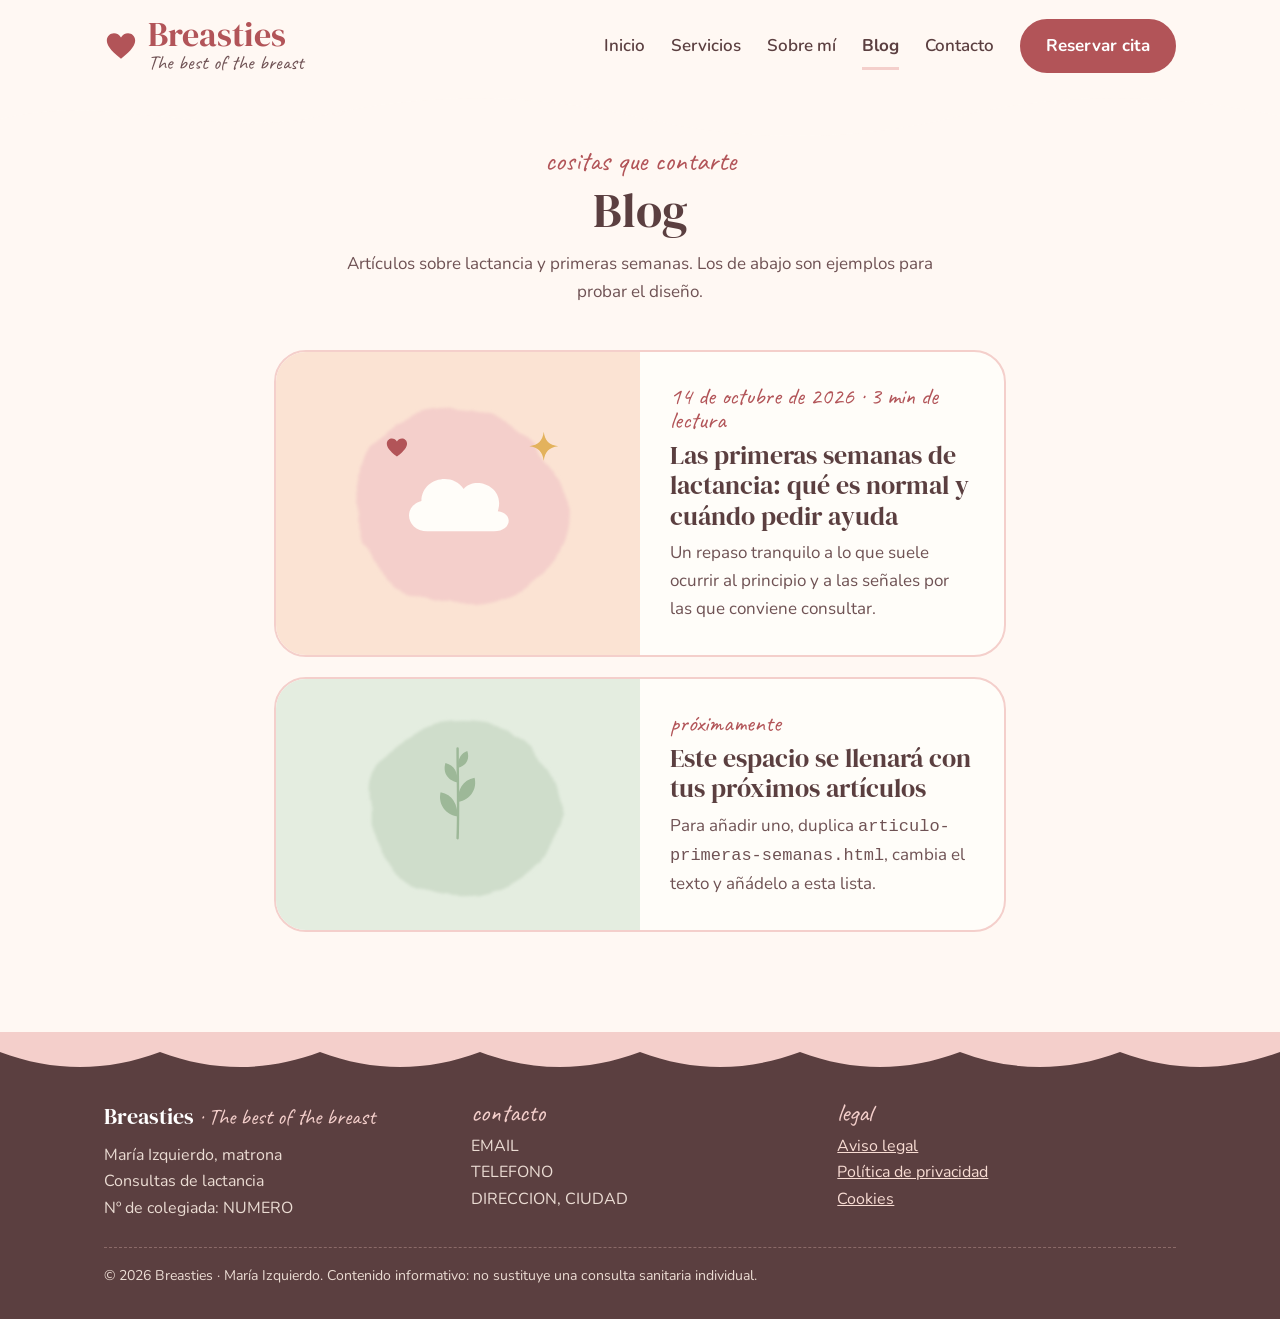
<file: blog.html>
<!doctype html>
<html lang="es">
<head>
  <meta charset="utf-8">
  <meta name="viewport" content="width=device-width, initial-scale=1">
  <title>Blog · Breasties · María Izquierdo, matrona</title>
  <meta name="description" content="Artículos sobre lactancia y primeras semanas, de la matrona María Izquierdo.">
  <link rel="preconnect" href="https://fonts.googleapis.com">
  <link href="https://fonts.googleapis.com/css2?family=DM+Serif+Display:ital@0;1&family=Nunito:wght@400;600;700&family=Caveat:wght@500;700&display=swap" rel="stylesheet">
  <link rel="stylesheet" href="styles.css">
</head>
<body>
  <svg width="0" height="0" style="position:absolute" aria-hidden="true" focusable="false">
  <defs>
    <filter id="acuarela" x="-20%" y="-20%" width="140%" height="140%">
      <feTurbulence type="fractalNoise" baseFrequency="0.018" numOctaves="3" seed="7" result="ruido"/>
      <feDisplacementMap in="SourceGraphic" in2="ruido" scale="16" xChannelSelector="R" yChannelSelector="G" result="desp"/>
      <feGaussianBlur in="desp" stdDeviation="1.4"/>
    </filter>
    <symbol id="chispa" viewBox="-12 -12 24 24"><path d="M0 -11 C1 -4 4 -1 11 0 C4 1 1 4 0 11 C-1 4 -4 1 -11 0 C-4 -1 -1 -4 0 -11Z" fill="currentColor"/></symbol>
    <symbol id="corazon" viewBox="0 0 24 24"><path d="M12 21 C4 15 2 11 2 8 C2 5 4.5 3 7 3 C9 3 11 4 12 6 C13 4 15 3 17 3 C19.5 3 22 5 22 8 C22 11 20 15 12 21Z" fill="currentColor"/></symbol>
    <symbol id="nube" viewBox="0 0 120 70"><path d="M30 64 C10 64 4 40 24 34 C24 12 54 4 66 22 C78 8 108 20 100 44 C116 46 114 64 96 64 Z" fill="currentColor"/></symbol>
    <symbol id="ramita" viewBox="0 0 40 80">
      <path d="M20 78 C21 52 20 30 20 4" stroke="currentColor" stroke-width="2" fill="none" stroke-linecap="round"/>
      <path d="M20 60 C8 58 4 48 6 40 C16 42 20 50 20 60Z" fill="currentColor"/>
      <path d="M20 48 C32 46 36 36 34 28 C24 30 20 38 20 48Z" fill="currentColor"/>
      <path d="M20 32 C10 30 8 22 10 16 C18 18 20 24 20 32Z" fill="currentColor"/>
      <path d="M20 20 C28 18 30 12 28 6 C22 8 20 14 20 20Z" fill="currentColor"/>
    </symbol>
  </defs>
</svg>
  <header class="sitio">
    <div class="wrap">
      <a class="marca" href="index.html">
        <svg viewBox="0 0 24 24" aria-hidden="true"><use href="#corazon"/></svg>
        <span class="marca-texto"><span class="marca-nombre">Breasties</span><span class="marca-lema">The best of the breast</span></span>
      </a>
      <nav aria-label="Principal">
        <ul>
          <li><a href="index.html">Inicio</a></li>
          <li><a href="servicios.html">Servicios</a></li>
          <li><a href="sobre-mi.html">Sobre mí</a></li>
          <li><a href="blog.html" aria-current="page">Blog</a></li>
          <li><a href="contacto.html">Contacto</a></li>
          <li><a class="boton" href="reservar.html">Reservar cita</a></li>
        </ul>
      </nav>
    </div>
  </header>

  <main>
    <div class="ola" style="--de:var(--crema);--a:var(--crema)" aria-hidden="true"><svg viewBox="0 0 1440 60" preserveAspectRatio="none"><path d="M0 34 C120 0 240 60 360 30 S600 0 720 32 S960 62 1080 30 S1320 2 1440 30 V60 H0Z"/></svg></div>
    <section class="bloque crema" style="padding-top:8px">
      <div class="wrap estrecho">
        <div class="cabecera-bloque">
          <div class="manuscrita">cositas que contarte</div>
          <h1>Blog</h1>
          <p>Artículos sobre lactancia y primeras semanas. Los de abajo son ejemplos para probar el diseño.</p>
        </div>
        <div class="articulo-resumen">
          <div class="portadilla">
            <svg viewBox="0 0 240 200" aria-hidden="true">
              <path d="M40 90 C30 40 100 10 150 30 C210 52 230 120 190 160 C150 200 60 190 40 130Z" fill="#f4cfcb" filter="url(#acuarela)"/>
              <use href="#nube" x="70" y="70" width="100" height="58" style="color:#fffdf9"/>
              <use href="#chispa" x="178" y="40" width="26" height="26" style="color:#e3b25c"/>
              <use href="#corazon" x="60" y="44" width="20" height="20" style="color:#b25458"/>
            </svg>
          </div>
          <div class="cuerpo">
            <div class="meta">14 de octubre de 2026 · 3 min de lectura</div>
            <h2><a href="articulo-primeras-semanas.html">Las primeras semanas de lactancia: qué es normal y cuándo pedir ayuda</a></h2>
            <p>Un repaso tranquilo a lo que suele ocurrir al principio y a las señales por las que conviene consultar.</p>
          </div>
        </div>
        <div class="articulo-resumen">
          <div class="portadilla" style="background:var(--salvia-claro)">
            <svg viewBox="0 0 240 200" aria-hidden="true">
              <path d="M50 100 C40 50 110 20 160 40 C210 60 220 120 180 155 C140 190 70 180 50 130Z" fill="#cfddcb" filter="url(#acuarela)"/>
              <use href="#ramita" x="100" y="50" width="40" height="80" style="color:#9db898"/>
            </svg>
          </div>
          <div class="cuerpo">
            <div class="meta">próximamente</div>
            <h2>Este espacio se llenará con tus próximos artículos</h2>
            <p>Para añadir uno, duplica <code>articulo-primeras-semanas.html</code>, cambia el texto y añádelo a esta lista.</p>
          </div>
        </div>
      </div>
    </section>
  </main>
<div class="escalopes" aria-hidden="true"><svg viewBox="0 0 1440 60" preserveAspectRatio="none"><path d="M0 0 H1440 V30 C1380 60 1320 60 1260 30 C1200 60 1140 60 1080 30 C1020 60 960 60 900 30 C840 60 780 60 720 30 C660 60 600 60 540 30 C480 60 420 60 360 30 C300 60 240 60 180 30 C120 60 60 60 0 30Z" fill="#f4cfcb"/><path d="M0 30 C60 60 120 60 180 30 C240 60 300 60 360 30 C420 60 480 60 540 30 C600 60 660 60 720 30 C780 60 840 60 900 30 C960 60 1020 60 1080 30 C1140 60 1200 60 1260 30 C1320 60 1380 60 1440 30 V60 H0Z" fill="#5b3f40"/></svg></div>
  <footer class="sitio">
    <div class="wrap">
      <div class="columnas">
        <div>
          <div class="nombre">Breasties <span>· The best of the breast</span></div>
          <p>María Izquierdo, matrona<br>Consultas de lactancia<br>Nº de colegiada: NUMERO</p>
        </div>
        <div>
          <div class="titulo">contacto</div>
          <p>EMAIL<br>TELEFONO<br>DIRECCION, CIUDAD</p>
        </div>
        <div>
          <div class="titulo">legal</div>
          <p><a href="aviso-legal.html">Aviso legal</a><br><a href="aviso-legal.html#privacidad">Política de privacidad</a><br><a href="aviso-legal.html#cookies">Cookies</a></p>
        </div>
      </div>
      <div class="copia">© 2026 Breasties · María Izquierdo. Contenido informativo: no sustituye una consulta sanitaria individual.</div>
    </div>
  </footer>
</body>
</html>
</file>
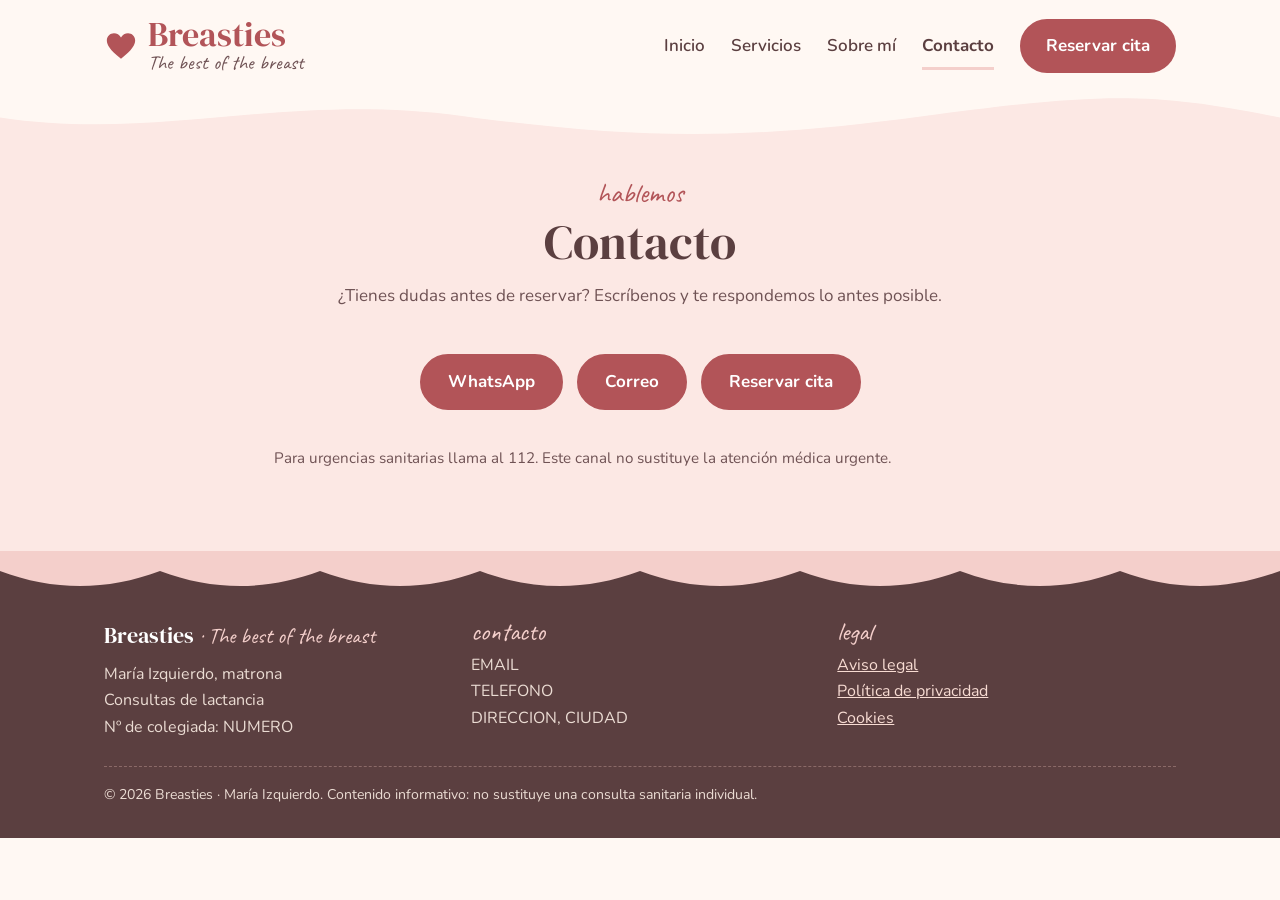
<file: contacto.html>
<!doctype html>
<html lang="es">
<head>
  <meta charset="utf-8">
  <meta name="viewport" content="width=device-width, initial-scale=1">
  <title>Contacto · Breasties · María Izquierdo, matrona</title>
  <meta name="description" content="Contacta con María Izquierdo, matrona: WhatsApp, correo o teléfono.">
  <link rel="preconnect" href="https://fonts.googleapis.com">
  <link href="https://fonts.googleapis.com/css2?family=DM+Serif+Display:ital@0;1&family=Nunito:wght@400;600;700&family=Caveat:wght@500;700&display=swap" rel="stylesheet">
  <link rel="stylesheet" href="styles.css">
</head>
<body>
  <svg width="0" height="0" style="position:absolute" aria-hidden="true" focusable="false">
  <defs>
    <filter id="acuarela" x="-20%" y="-20%" width="140%" height="140%">
      <feTurbulence type="fractalNoise" baseFrequency="0.018" numOctaves="3" seed="7" result="ruido"/>
      <feDisplacementMap in="SourceGraphic" in2="ruido" scale="16" xChannelSelector="R" yChannelSelector="G" result="desp"/>
      <feGaussianBlur in="desp" stdDeviation="1.4"/>
    </filter>
    <symbol id="chispa" viewBox="-12 -12 24 24"><path d="M0 -11 C1 -4 4 -1 11 0 C4 1 1 4 0 11 C-1 4 -4 1 -11 0 C-4 -1 -1 -4 0 -11Z" fill="currentColor"/></symbol>
    <symbol id="corazon" viewBox="0 0 24 24"><path d="M12 21 C4 15 2 11 2 8 C2 5 4.5 3 7 3 C9 3 11 4 12 6 C13 4 15 3 17 3 C19.5 3 22 5 22 8 C22 11 20 15 12 21Z" fill="currentColor"/></symbol>
    <symbol id="nube" viewBox="0 0 120 70"><path d="M30 64 C10 64 4 40 24 34 C24 12 54 4 66 22 C78 8 108 20 100 44 C116 46 114 64 96 64 Z" fill="currentColor"/></symbol>
    <symbol id="ramita" viewBox="0 0 40 80">
      <path d="M20 78 C21 52 20 30 20 4" stroke="currentColor" stroke-width="2" fill="none" stroke-linecap="round"/>
      <path d="M20 60 C8 58 4 48 6 40 C16 42 20 50 20 60Z" fill="currentColor"/>
      <path d="M20 48 C32 46 36 36 34 28 C24 30 20 38 20 48Z" fill="currentColor"/>
      <path d="M20 32 C10 30 8 22 10 16 C18 18 20 24 20 32Z" fill="currentColor"/>
      <path d="M20 20 C28 18 30 12 28 6 C22 8 20 14 20 20Z" fill="currentColor"/>
    </symbol>
  </defs>
</svg>
  <header class="sitio">
    <div class="wrap">
      <a class="marca" href="index.html">
        <svg viewBox="0 0 24 24" aria-hidden="true"><use href="#corazon"/></svg>
        <span class="marca-texto"><span class="marca-nombre">Breasties</span><span class="marca-lema">The best of the breast</span></span>
      </a>
      <nav aria-label="Principal">
        <ul>
          <li><a href="index.html">Inicio</a></li>
          <li><a href="servicios.html">Servicios</a></li>
          <li><a href="sobre-mi.html">Sobre mí</a></li>
          <li><a href="contacto.html" aria-current="page">Contacto</a></li>
          <li><a class="boton" href="reservar.html">Reservar cita</a></li>
        </ul>
      </nav>
    </div>
  </header>

  <main>
    <div class="ola" style="--de:var(--crema);--a:var(--rosa-claro)" aria-hidden="true"><svg viewBox="0 0 1440 60" preserveAspectRatio="none"><path d="M0 32 C180 62 320 0 520 30 S840 60 1040 30 S1300 0 1440 32 V60 H0Z"/></svg></div>
    <section class="bloque rosa">
      <div class="wrap estrecho">
        <div class="cabecera-bloque">
          <div class="manuscrita">hablemos</div>
          <h1>Contacto</h1>
          <p>¿Tienes dudas antes de reservar? Escríbenos y te respondemos lo antes posible.</p>
        </div>
        <div class="contacto-botones">
          <a class="boton" id="c-whatsapp" href="#" target="_blank" rel="noopener">WhatsApp</a>
          <a class="boton" id="c-email" href="#">Correo</a>
          <a class="boton" href="reservar.html">Reservar cita</a>
        </div>
        <p class="nota">Para urgencias sanitarias llama al 112. Este canal no sustituye la atención médica urgente.</p>
      </div>
    </section>
  </main>
  <script src="config.js"></script>
  <script>
    (function () {
      var c = window.CONFIG || {};
      document.getElementById("c-whatsapp").href = "https://wa.me/" + c.whatsapp + "?text=" + encodeURIComponent("Hola María, me gustaría información sobre una consulta.");
      document.getElementById("c-email").href = "mailto:" + c.email;
    })();
  </script>
<div class="escalopes" aria-hidden="true"><svg viewBox="0 0 1440 60" preserveAspectRatio="none"><path d="M0 0 H1440 V30 C1380 60 1320 60 1260 30 C1200 60 1140 60 1080 30 C1020 60 960 60 900 30 C840 60 780 60 720 30 C660 60 600 60 540 30 C480 60 420 60 360 30 C300 60 240 60 180 30 C120 60 60 60 0 30Z" fill="#f4cfcb"/><path d="M0 30 C60 60 120 60 180 30 C240 60 300 60 360 30 C420 60 480 60 540 30 C600 60 660 60 720 30 C780 60 840 60 900 30 C960 60 1020 60 1080 30 C1140 60 1200 60 1260 30 C1320 60 1380 60 1440 30 V60 H0Z" fill="#5b3f40"/></svg></div>
  <footer class="sitio">
    <div class="wrap">
      <div class="columnas">
        <div>
          <div class="nombre">Breasties <span>· The best of the breast</span></div>
          <p>María Izquierdo, matrona<br>Consultas de lactancia<br>Nº de colegiada: NUMERO</p>
        </div>
        <div>
          <div class="titulo">contacto</div>
          <p>EMAIL<br>TELEFONO<br>DIRECCION, CIUDAD</p>
        </div>
        <div>
          <div class="titulo">legal</div>
          <p><a href="aviso-legal.html">Aviso legal</a><br><a href="aviso-legal.html#privacidad">Política de privacidad</a><br><a href="aviso-legal.html#cookies">Cookies</a></p>
        </div>
      </div>
      <div class="copia">© 2026 Breasties · María Izquierdo. Contenido informativo: no sustituye una consulta sanitaria individual.</div>
    </div>
  </footer>
</body>
</html>
</file>
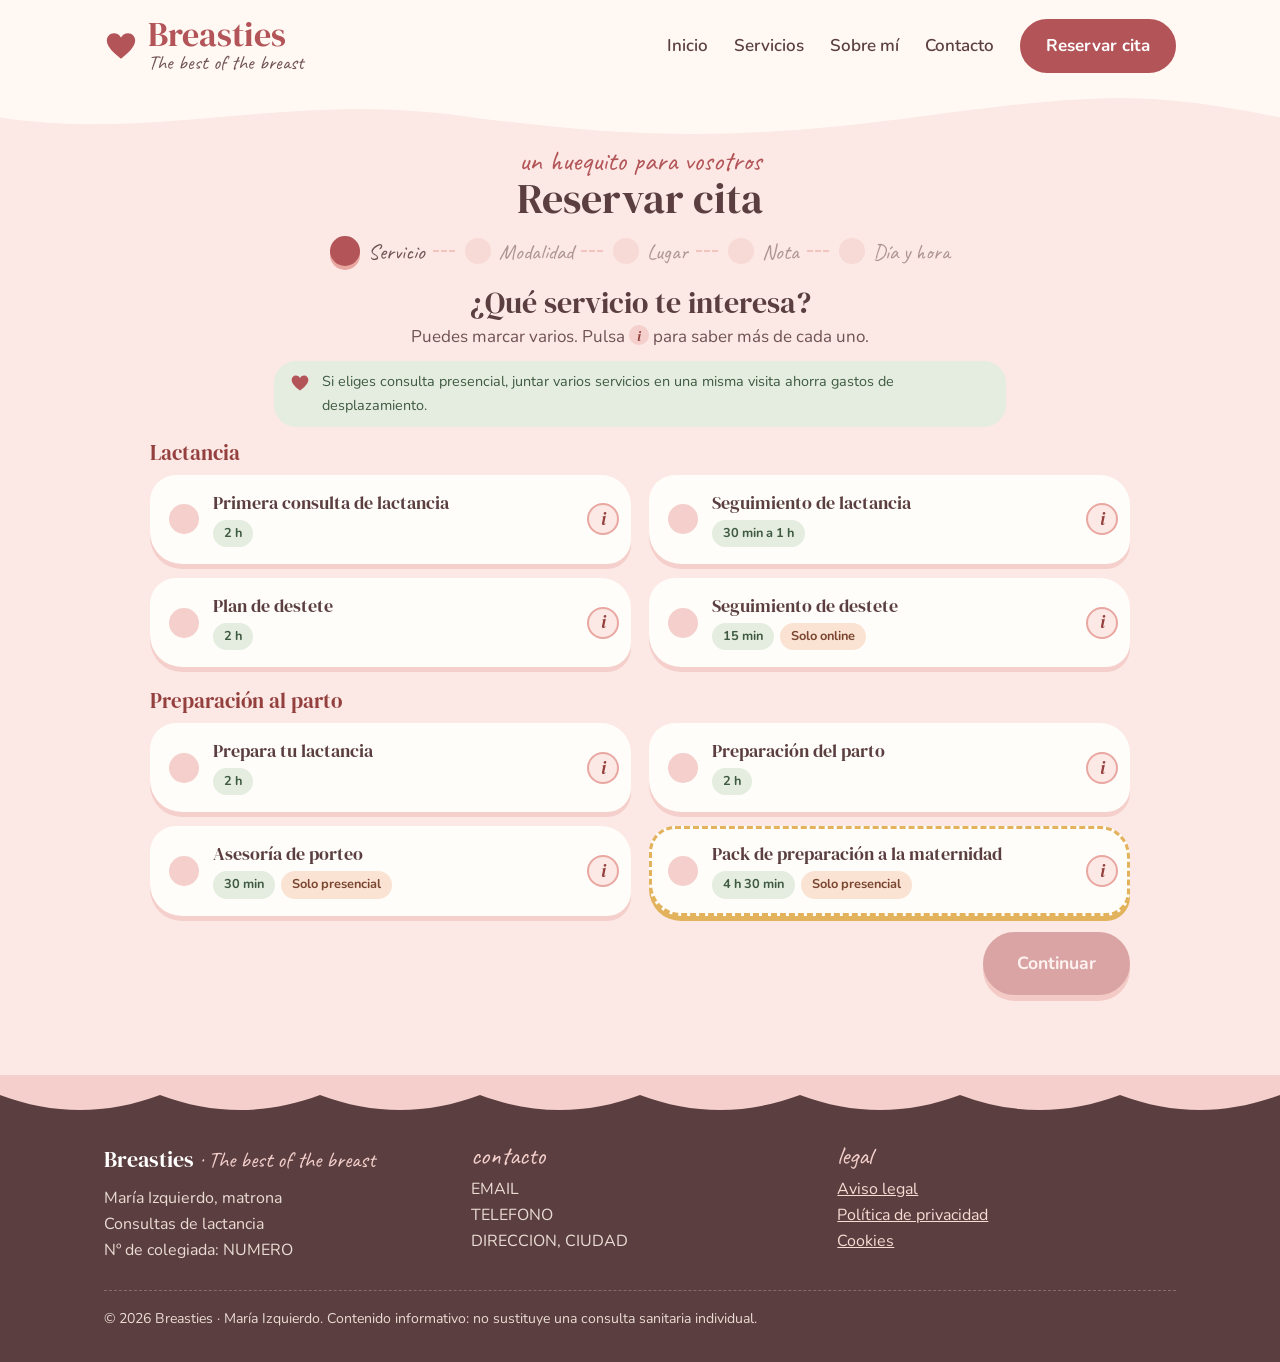
<file: reservar.html>
<!doctype html>
<html lang="es">
<head>
  <meta charset="utf-8">
  <meta name="viewport" content="width=device-width, initial-scale=1">
  <title>Reservar cita · Breasties · María Izquierdo, matrona</title>
  <meta name="description" content="Reserva tu consulta de lactancia con María Izquierdo, presencial u online.">
  <link rel="preconnect" href="https://fonts.googleapis.com">
  <link href="https://fonts.googleapis.com/css2?family=DM+Serif+Display:ital@0;1&family=Nunito:wght@400;600;700&family=Caveat:wght@500;700&display=swap" rel="stylesheet">
  <link rel="stylesheet" href="styles.css">
</head>
<body>
  <svg width="0" height="0" style="position:absolute" aria-hidden="true" focusable="false">
  <defs>
    <filter id="acuarela" x="-20%" y="-20%" width="140%" height="140%">
      <feTurbulence type="fractalNoise" baseFrequency="0.018" numOctaves="3" seed="7" result="ruido"/>
      <feDisplacementMap in="SourceGraphic" in2="ruido" scale="16" xChannelSelector="R" yChannelSelector="G" result="desp"/>
      <feGaussianBlur in="desp" stdDeviation="1.4"/>
    </filter>
    <symbol id="chispa" viewBox="-12 -12 24 24"><path d="M0 -11 C1 -4 4 -1 11 0 C4 1 1 4 0 11 C-1 4 -4 1 -11 0 C-4 -1 -1 -4 0 -11Z" fill="currentColor"/></symbol>
    <symbol id="corazon" viewBox="0 0 24 24"><path d="M12 21 C4 15 2 11 2 8 C2 5 4.5 3 7 3 C9 3 11 4 12 6 C13 4 15 3 17 3 C19.5 3 22 5 22 8 C22 11 20 15 12 21Z" fill="currentColor"/></symbol>
    <symbol id="nube" viewBox="0 0 120 70"><path d="M30 64 C10 64 4 40 24 34 C24 12 54 4 66 22 C78 8 108 20 100 44 C116 46 114 64 96 64 Z" fill="currentColor"/></symbol>
    <symbol id="ramita" viewBox="0 0 40 80">
      <path d="M20 78 C21 52 20 30 20 4" stroke="currentColor" stroke-width="2" fill="none" stroke-linecap="round"/>
      <path d="M20 60 C8 58 4 48 6 40 C16 42 20 50 20 60Z" fill="currentColor"/>
      <path d="M20 48 C32 46 36 36 34 28 C24 30 20 38 20 48Z" fill="currentColor"/>
      <path d="M20 32 C10 30 8 22 10 16 C18 18 20 24 20 32Z" fill="currentColor"/>
      <path d="M20 20 C28 18 30 12 28 6 C22 8 20 14 20 20Z" fill="currentColor"/>
    </symbol>
  </defs>
</svg>
  <header class="sitio">
    <div class="wrap">
      <a class="marca" href="index.html">
        <svg viewBox="0 0 24 24" aria-hidden="true"><use href="#corazon"/></svg>
        <span class="marca-texto"><span class="marca-nombre">Breasties</span><span class="marca-lema">The best of the breast</span></span>
      </a>
      <nav aria-label="Principal">
        <ul>
          <li><a href="index.html">Inicio</a></li>
          <li><a href="servicios.html">Servicios</a></li>
          <li><a href="sobre-mi.html">Sobre mí</a></li>
          <li><a href="contacto.html">Contacto</a></li>
          <li><a class="boton" href="reservar.html" aria-current="page">Reservar cita</a></li>
        </ul>
      </nav>
    </div>
  </header>

  <main>
    <div class="ola" style="--de:var(--crema);--a:var(--rosa-claro)" aria-hidden="true"><svg viewBox="0 0 1440 60" preserveAspectRatio="none"><path d="M0 32 C180 62 320 0 520 30 S840 60 1040 30 S1300 0 1440 32 V60 H0Z"/></svg></div>
    <section class="bloque rosa bloque-reserva">
      <div class="wrap">
        <div class="cabecera-bloque cabecera-reserva">
          <div class="manuscrita">un huequito para vosotros</div>
          <h1>Reservar cita</h1>
          
        </div>

        <noscript><p class="error">Esta página necesita JavaScript. Puedes pedir cita desde <a href="contacto.html">contacto</a>.</p></noscript>

        <form id="reserva" novalidate>
          <ol class="pasos-progreso" aria-label="Pasos de la reserva">
            <li data-paso="1"><span class="bola"></span><span class="txt">Servicio</span></li>
            <li data-paso="2"><span class="bola"></span><span class="txt">Modalidad</span></li>
            <li data-paso="3"><span class="bola"></span><span class="txt">Lugar</span></li>
            <li data-paso="4"><span class="bola"></span><span class="txt">Nota</span></li>
            <li data-paso="5"><span class="bola"></span><span class="txt">Día y hora</span></li>
          </ol>

          <section class="paso" id="paso-1" aria-labelledby="t1">
            <h2 id="t1">¿Qué servicio te interesa?</h2>
            <p class="sub">Puedes marcar varios. Pulsa <span class="i-mini" aria-hidden="true">i</span> para saber más de cada uno.</p>
            <p class="consejo"><svg viewBox="0 0 24 24" aria-hidden="true"><use href="#corazon"/></svg><span>Si eliges consulta presencial, juntar varios servicios en una misma visita ahorra gastos de desplazamiento.</span></p>
            <div id="lista-servicios"></div>
            <p class="error" id="aviso-paso1" aria-live="polite"></p>
            <div class="paso-botones">
              <button class="boton grande" type="button" id="continuar-1" data-ir="siguiente" disabled>Continuar</button>
            </div>
          </section>

          <section class="paso" id="paso-2" aria-labelledby="t2" hidden>
            <h2 id="t2">¿Presencial u online?</h2>
            <p class="sub">Precio para los servicios que has elegido.</p>
            <div class="elecciones" role="radiogroup" aria-labelledby="t2">
              <label class="eleccion"><input type="radio" name="modalidad" value="presencial" id="mod-presencial"><span class="eleccion-caja"><span class="marca-eleccion"><svg viewBox="0 0 16 16" aria-hidden="true"><path d="M3 8.5 L6.5 12 L13 4.5" fill="none" stroke="currentColor" stroke-width="2.6" stroke-linecap="round" stroke-linejoin="round"/></svg></span><span class="eleccion-texto"><span class="eleccion-titulo">Presencial</span><span class="eleccion-precio" id="precio-presencial"></span><span class="eleccion-nota" id="nota-presencial"></span></span></span></label>
              <label class="eleccion"><input type="radio" name="modalidad" value="online" id="mod-online"><span class="eleccion-caja"><span class="marca-eleccion"><svg viewBox="0 0 16 16" aria-hidden="true"><path d="M3 8.5 L6.5 12 L13 4.5" fill="none" stroke="currentColor" stroke-width="2.6" stroke-linecap="round" stroke-linejoin="round"/></svg></span><span class="eleccion-texto"><span class="eleccion-titulo">Online</span><span class="eleccion-precio" id="precio-online"></span><span class="eleccion-nota" id="nota-online">Por videollamada, desde donde estés</span></span></span></label>
            </div>
            <div class="paso-botones">
              <button class="enlace-atras" type="button" data-ir="atras">← Atrás</button>
              <button class="boton grande" type="button" id="continuar-2" data-ir="siguiente" disabled>Continuar</button>
            </div>
          </section>

          <section class="paso" id="paso-3" aria-labelledby="t3" hidden>
            <h2 id="t3">¿Dónde sería la consulta?</h2>
            <p class="sub">Escribe el código postal de tu casa.</p>
            <label class="visual-oculto" for="cp">Código postal</label>
            <input class="campo-texto campo-cp" id="cp" inputmode="numeric" autocomplete="postal-code" maxlength="5" placeholder="28003">
            <div class="resultado-cp" id="resultado-cp" aria-live="polite"></div>
            <p style="text-align:center;margin:12px 0 0"><button class="boton suave" type="button" id="pasar-online" hidden>Hacerla online</button></p>
            <p class="consejo durazno" style="margin-top:22px"><svg viewBox="0 0 24 24" aria-hidden="true"><use href="#corazon"/></svg><span>Dependiendo de la ubicación, es posible que la consulta presencial no esté disponible.</span></p>
            <div class="paso-botones">
              <button class="enlace-atras" type="button" data-ir="atras">← Atrás</button>
              <button class="boton grande" type="button" id="continuar-3" data-ir="siguiente" disabled>Continuar</button>
            </div>
          </section>

          <section class="paso" id="paso-4" aria-labelledby="t4" hidden>
            <h2 id="t4">¿Algo que deba saber antes de la consulta?</h2>
            <p class="sub">Cuéntame en pocas palabras qué os trae. Hablaremos antes de la cita, así que no hace falta entrar en detalles.</p>
            <label class="visual-oculto" for="nota">Nota para María</label>
            <textarea class="campo-texto" id="nota" maxlength="400" placeholder="Por ejemplo: bebé de 3 semanas, dolor durante las tomas."></textarea>
            <p class="contador" id="contador-nota">0 / 400</p>
            <label class="casilla">
              <input type="checkbox" id="consiento">
              <span class="casilla-marca" aria-hidden="true"><svg viewBox="0 0 16 16"><path d="M3 8.5 L6.5 12 L13 4.5" fill="none" stroke="currentColor" stroke-width="2.6" stroke-linecap="round" stroke-linejoin="round"/></svg></span>
              <span>He leído la <a href="aviso-legal.html#privacidad" target="_blank" rel="noopener">política de privacidad</a> y doy mi consentimiento explícito para que se traten mis datos, incluidos los de salud que comparta, con el fin de gestionar y realizar la consulta.</span>
            </label>
            <div class="paso-botones">
              <button class="enlace-atras" type="button" data-ir="atras">← Atrás</button>
              <button class="boton grande" type="button" id="continuar-4" data-ir="siguiente" disabled>Ver resumen</button>
            </div>
          </section>

          <section class="paso" id="paso-5" aria-labelledby="t5" hidden>
            <h2 id="t5">Elige día y hora</h2>
            <div class="resumen-caja" id="resumen"></div>
            <p class="consejo durazno" id="aviso-urgente"><svg viewBox="0 0 24 24" aria-hidden="true"><use href="#corazon"/></svg><span><strong>¿La necesitas para mañana?</strong> Las citas se reservan con al menos un día de antelación, por eso no verás huecos para mañana. Para una cita urgente, escríbenos por <a id="whatsapp-urgente" href="contacto.html" target="_blank" rel="noopener">WhatsApp</a> y buscamos un hueco (suplemento de 20&nbsp;€).</span></p>
            <div id="bloque-calendario" hidden>
              <p class="banner-duracion" id="banner-duracion"></p>
              <div class="reserva-marco"><iframe id="marco-calendario" title="Calendario de reservas" loading="lazy"></iframe></div>
              <p class="nota">¿No se ve el calendario? <a id="abrir-calendario" href="#" target="_blank" rel="noopener">Ábrelo en otra pestaña</a>.</p>
            </div>
            <div class="sin-calendario" id="sin-calendario" hidden>
              <h3>La agenda online estará lista muy pronto</h3>
              <p>Mientras tanto, mándanos este resumen y te proponemos huecos.</p>
              <div class="contacto-botones" style="margin:16px 0 0">
                <a class="boton" id="pedir-whatsapp" href="#" target="_blank" rel="noopener">Pedir cita por WhatsApp</a>
                <a class="boton suave" id="pedir-email" href="#">Por correo</a>
              </div>
            </div>
            <div class="paso-botones">
              <button class="enlace-atras" type="button" data-ir="atras">← Atrás</button>
            </div>
          </section>
        </form>

        <dialog class="ventana-info" id="info-servicio" aria-labelledby="info-titulo">
          <div class="ventana-contenido">
            <button class="ventana-cerrar" type="button" id="info-cerrar" aria-label="Cerrar">×</button>
            <h2 id="info-titulo"></h2>
            <div class="etiquetas" id="info-etiquetas"></div>
            <p id="info-texto"></p>
            <p style="margin:18px 0 0;text-align:right"><button class="boton" type="button" id="info-elegir">Añadir a mi cita</button></p>
          </div>
        </dialog>

      </div>
    </section>
  </main>
<div class="escalopes" aria-hidden="true"><svg viewBox="0 0 1440 60" preserveAspectRatio="none"><path d="M0 0 H1440 V30 C1380 60 1320 60 1260 30 C1200 60 1140 60 1080 30 C1020 60 960 60 900 30 C840 60 780 60 720 30 C660 60 600 60 540 30 C480 60 420 60 360 30 C300 60 240 60 180 30 C120 60 60 60 0 30Z" fill="#f4cfcb"/><path d="M0 30 C60 60 120 60 180 30 C240 60 300 60 360 30 C420 60 480 60 540 30 C600 60 660 60 720 30 C780 60 840 60 900 30 C960 60 1020 60 1080 30 C1140 60 1200 60 1260 30 C1320 60 1380 60 1440 30 V60 H0Z" fill="#5b3f40"/></svg></div>
  <footer class="sitio">
    <div class="wrap">
      <div class="columnas">
        <div>
          <div class="nombre">Breasties <span>· The best of the breast</span></div>
          <p>María Izquierdo, matrona<br>Consultas de lactancia<br>Nº de colegiada: NUMERO</p>
        </div>
        <div>
          <div class="titulo">contacto</div>
          <p>EMAIL<br>TELEFONO<br>DIRECCION, CIUDAD</p>
        </div>
        <div>
          <div class="titulo">legal</div>
          <p><a href="aviso-legal.html">Aviso legal</a><br><a href="aviso-legal.html#privacidad">Política de privacidad</a><br><a href="aviso-legal.html#cookies">Cookies</a></p>
        </div>
      </div>
      <div class="copia">© 2026 Breasties · María Izquierdo. Contenido informativo: no sustituye una consulta sanitaria individual.</div>
    </div>
  </footer>
  <script src="config.js"></script>
  <script src="cp.js"></script>
  <script src="reservas.js"></script>
</body>
</html>
</file>
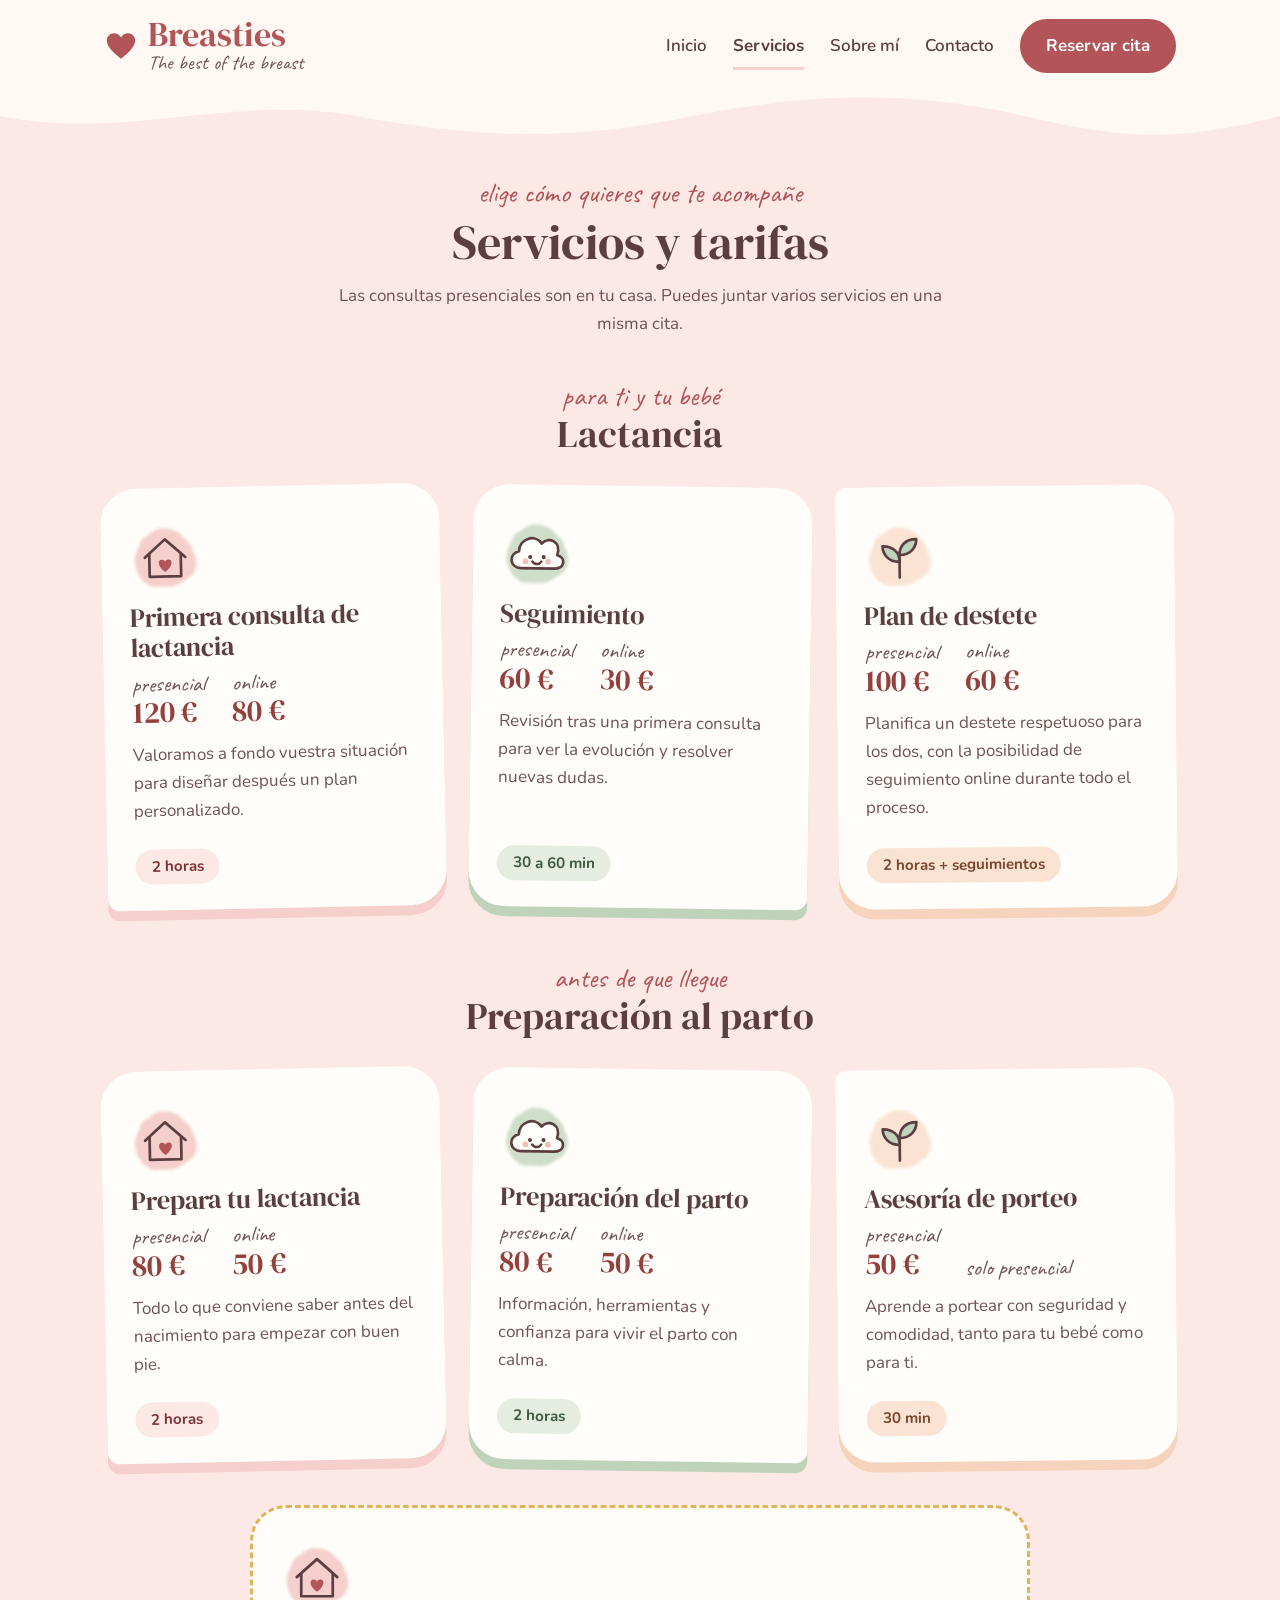
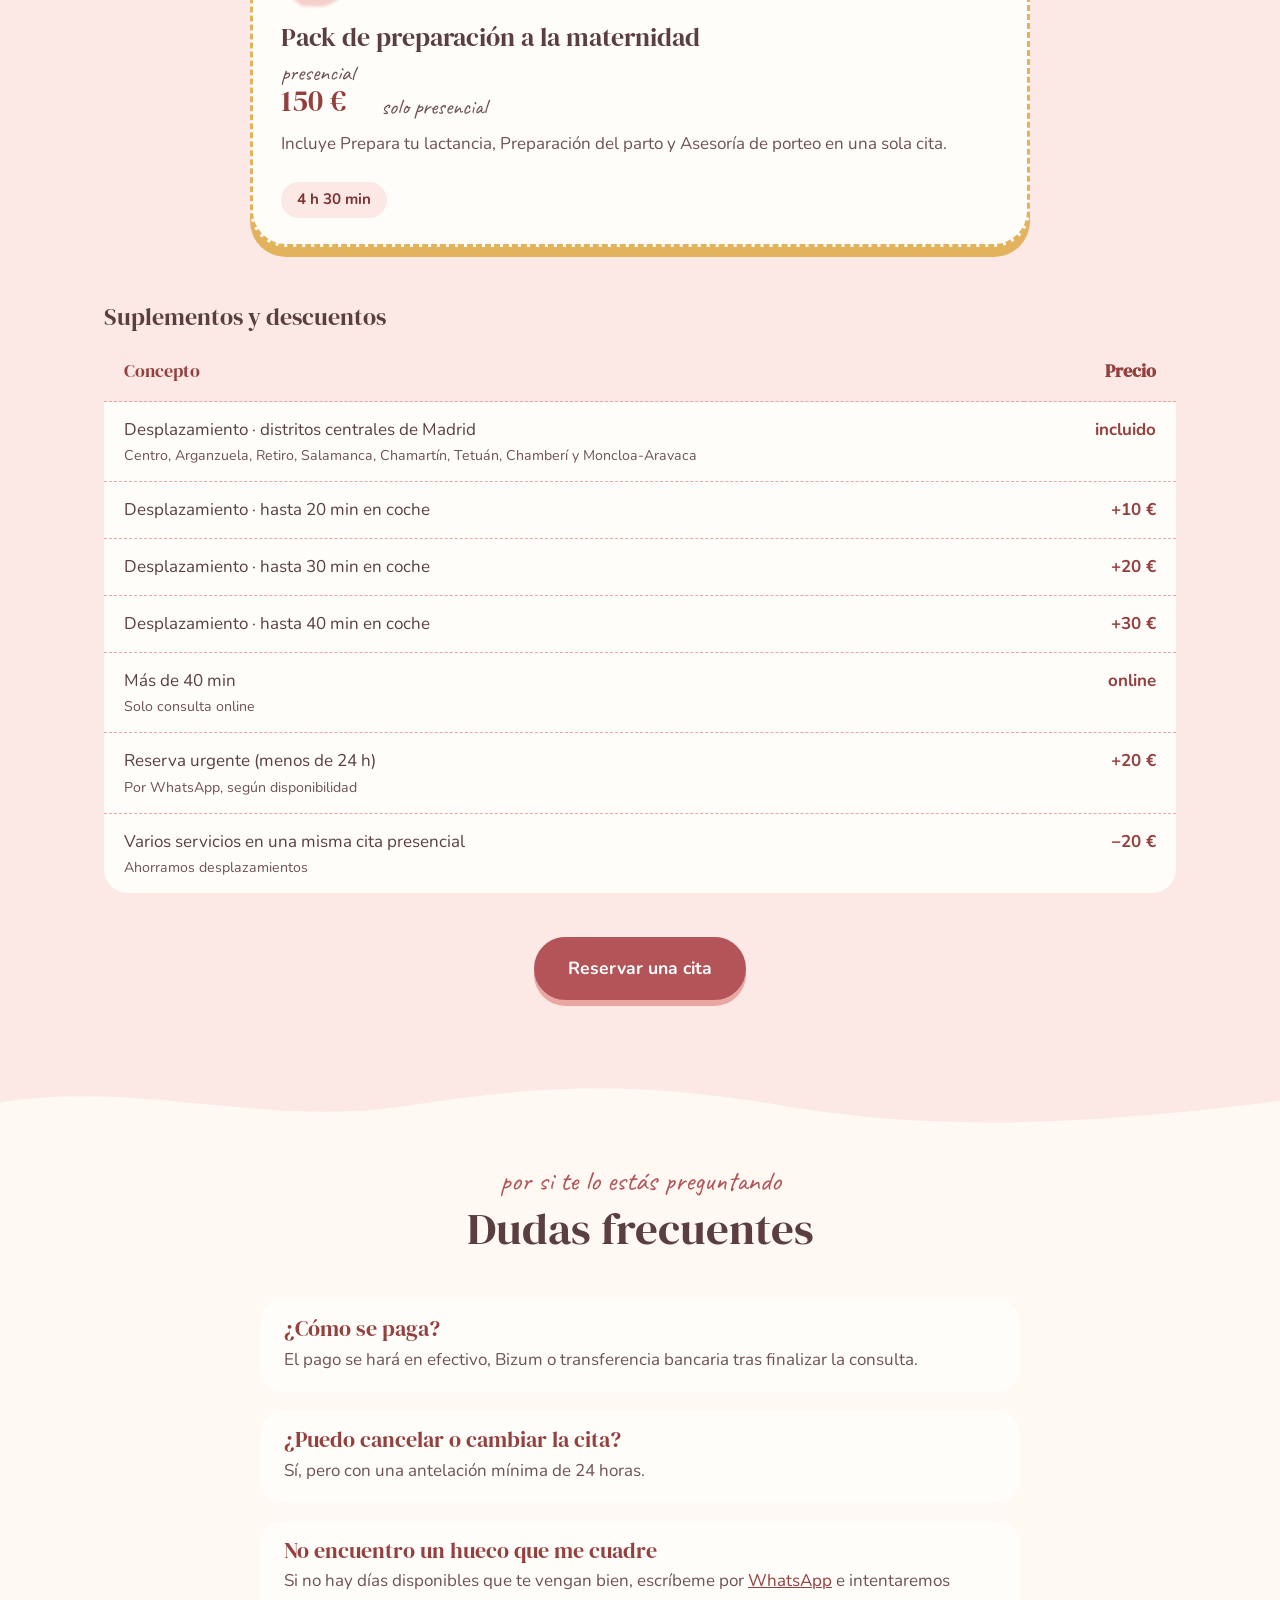
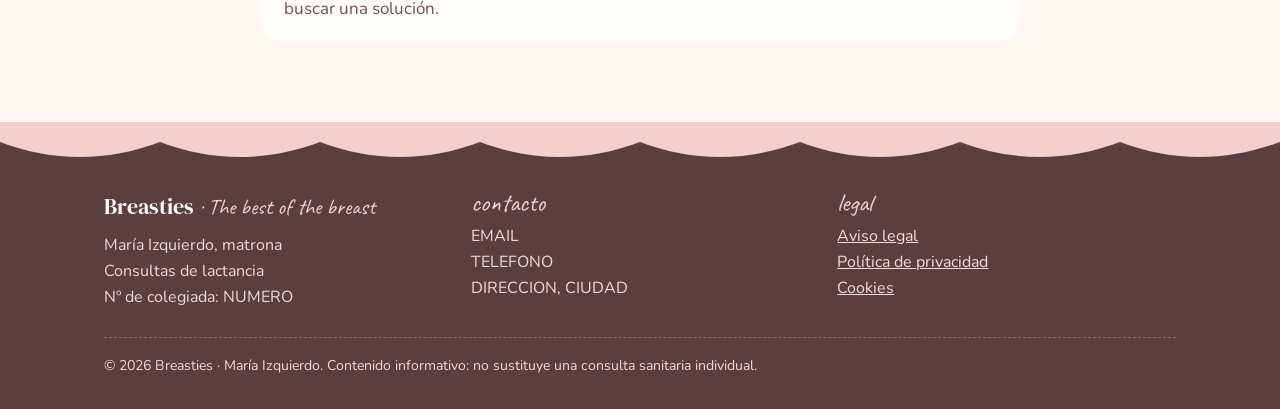
<file: servicios.html>
<!doctype html>
<html lang="es">
<head>
  <meta charset="utf-8">
  <meta name="viewport" content="width=device-width, initial-scale=1">
  <title>Servicios y tarifas · Breasties · María Izquierdo, matrona</title>
  <meta name="description" content="Consultas de lactancia presenciales y online: servicios, duración y tarifas.">
  <link rel="preconnect" href="https://fonts.googleapis.com">
  <link href="https://fonts.googleapis.com/css2?family=DM+Serif+Display:ital@0;1&family=Nunito:wght@400;600;700&family=Caveat:wght@500;700&display=swap" rel="stylesheet">
  <link rel="stylesheet" href="styles.css">
</head>
<body>
  <svg width="0" height="0" style="position:absolute" aria-hidden="true" focusable="false">
  <defs>
    <filter id="acuarela" x="-20%" y="-20%" width="140%" height="140%">
      <feTurbulence type="fractalNoise" baseFrequency="0.018" numOctaves="3" seed="7" result="ruido"/>
      <feDisplacementMap in="SourceGraphic" in2="ruido" scale="16" xChannelSelector="R" yChannelSelector="G" result="desp"/>
      <feGaussianBlur in="desp" stdDeviation="1.4"/>
    </filter>
    <symbol id="chispa" viewBox="-12 -12 24 24"><path d="M0 -11 C1 -4 4 -1 11 0 C4 1 1 4 0 11 C-1 4 -4 1 -11 0 C-4 -1 -1 -4 0 -11Z" fill="currentColor"/></symbol>
    <symbol id="corazon" viewBox="0 0 24 24"><path d="M12 21 C4 15 2 11 2 8 C2 5 4.5 3 7 3 C9 3 11 4 12 6 C13 4 15 3 17 3 C19.5 3 22 5 22 8 C22 11 20 15 12 21Z" fill="currentColor"/></symbol>
    <symbol id="nube" viewBox="0 0 120 70"><path d="M30 64 C10 64 4 40 24 34 C24 12 54 4 66 22 C78 8 108 20 100 44 C116 46 114 64 96 64 Z" fill="currentColor"/></symbol>
    <symbol id="ramita" viewBox="0 0 40 80">
      <path d="M20 78 C21 52 20 30 20 4" stroke="currentColor" stroke-width="2" fill="none" stroke-linecap="round"/>
      <path d="M20 60 C8 58 4 48 6 40 C16 42 20 50 20 60Z" fill="currentColor"/>
      <path d="M20 48 C32 46 36 36 34 28 C24 30 20 38 20 48Z" fill="currentColor"/>
      <path d="M20 32 C10 30 8 22 10 16 C18 18 20 24 20 32Z" fill="currentColor"/>
      <path d="M20 20 C28 18 30 12 28 6 C22 8 20 14 20 20Z" fill="currentColor"/>
    </symbol>
  </defs>
</svg>
  <header class="sitio">
    <div class="wrap">
      <a class="marca" href="index.html">
        <svg viewBox="0 0 24 24" aria-hidden="true"><use href="#corazon"/></svg>
        <span class="marca-texto"><span class="marca-nombre">Breasties</span><span class="marca-lema">The best of the breast</span></span>
      </a>
      <nav aria-label="Principal">
        <ul>
          <li><a href="index.html">Inicio</a></li>
          <li><a href="servicios.html" aria-current="page">Servicios</a></li>
          <li><a href="sobre-mi.html">Sobre mí</a></li>
          <li><a href="contacto.html">Contacto</a></li>
          <li><a class="boton" href="reservar.html">Reservar cita</a></li>
        </ul>
      </nav>
    </div>
  </header>

  <main>
    <div class="ola" style="--de:var(--crema);--a:var(--rosa-claro)" aria-hidden="true"><svg viewBox="0 0 1440 60" preserveAspectRatio="none"><path d="M0 30 C140 62 260 2 400 30 S640 62 780 30 S1040 0 1160 32 S1340 58 1440 30 V60 H0Z"/></svg></div>
    <section class="bloque rosa">
      <div class="wrap">
        <div class="cabecera-bloque">
          <div class="manuscrita">elige cómo quieres que te acompañe</div>
          <h1>Servicios y tarifas</h1>
          <p>Las consultas presenciales son en tu casa. Puedes juntar varios servicios en una misma cita.</p>
        </div>

        <div class="grupo-titulo"><div class="manuscrita">para ti y tu bebé</div><h2>Lactancia</h2></div>
        <div class="tarjetas">
          <div class="tarjeta">
            <svg class="icono" viewBox="0 0 64 64" aria-hidden="true"><circle cx="32" cy="34" r="27" fill="#f4cfcb" filter="url(#acuarela)"/><g fill="none" stroke="#5b3f40" stroke-width="2.4" stroke-linecap="round" stroke-linejoin="round"><path d="M14 33 L32 17 L50 33"/><path d="M18 30 V50 H46 V30"/></g><path d="M32 46 C25 41 25 35 29 35 C31 35 32 36 32 37.5 C32 36 33 35 35 35 C39 35 39 41 32 46Z" fill="#b25458"/></svg>
            <h3>Primera consulta de lactancia</h3>
            <div class="precios"><span><span class="etq">presencial</span><span class="precio">120 €</span></span><span><span class="etq">online</span><span class="precio">80 €</span></span></div>
            <p>Valoramos a fondo vuestra situación para diseñar después un plan personalizado.</p>
            <div class="pie-tarjeta"><span class="pildora">2 horas</span></div>
          </div>
          <div class="tarjeta">
            <svg class="icono" viewBox="0 0 64 64" aria-hidden="true"><circle cx="32" cy="34" r="27" fill="#cfddcb" filter="url(#acuarela)"/><path d="M18 46 C8 46 6 34 16 31 C16 20 30 15 36 24 C42 17 54 22 50 34 C58 36 57 46 48 46 Z" fill="#fffdf9" stroke="#5b3f40" stroke-width="2.4" stroke-linejoin="round"/><circle cx="26" cy="36" r="1.8" fill="#5b3f40"/><circle cx="38" cy="36" r="1.8" fill="#5b3f40"/><path d="M28 40 C30 43 34 43 36 40" fill="none" stroke="#5b3f40" stroke-width="2.2" stroke-linecap="round"/><circle cx="22" cy="40" r="2.6" fill="#e9a7a2" opacity=".7"/><circle cx="42" cy="40" r="2.6" fill="#e9a7a2" opacity=".7"/></svg>
            <h3>Seguimiento</h3>
            <div class="precios"><span><span class="etq">presencial</span><span class="precio">60 €</span></span><span><span class="etq">online</span><span class="precio">30 €</span></span></div>
            <p>Revisión tras una primera consulta para ver la evolución y resolver nuevas dudas.</p>
            <div class="pie-tarjeta"><span class="pildora">30 a 60 min</span></div>
          </div>
          <div class="tarjeta">
            <svg class="icono" viewBox="0 0 64 64" aria-hidden="true"><circle cx="32" cy="34" r="27" fill="#fbe3d3" filter="url(#acuarela)"/><g fill="none" stroke="#5b3f40" stroke-width="2.4" stroke-linecap="round" stroke-linejoin="round"><path d="M32 52 V30"/><path d="M32 38 C22 38 17 31 17 24 C27 24 32 30 32 38Z" fill="#bfd3bb"/><path d="M32 32 C42 32 47 25 47 18 C37 18 32 24 32 32Z" fill="#bfd3bb"/></g></svg>
            <h3>Plan de destete</h3>
            <div class="precios"><span><span class="etq">presencial</span><span class="precio">100 €</span></span><span><span class="etq">online</span><span class="precio">60 €</span></span></div>
            <p>Planifica un destete respetuoso para los dos, con la posibilidad de seguimiento online durante todo el proceso.</p>
            <div class="pie-tarjeta"><span class="pildora">2 horas + seguimientos</span></div>
          </div>
        </div>

        <div class="grupo-titulo" style="margin-top:56px"><div class="manuscrita">antes de que llegue</div><h2>Preparación al parto</h2></div>
        <div class="tarjetas">
          <div class="tarjeta">
            <svg class="icono" viewBox="0 0 64 64" aria-hidden="true"><circle cx="32" cy="34" r="27" fill="#f4cfcb" filter="url(#acuarela)"/><g fill="none" stroke="#5b3f40" stroke-width="2.4" stroke-linecap="round" stroke-linejoin="round"><path d="M14 33 L32 17 L50 33"/><path d="M18 30 V50 H46 V30"/></g><path d="M32 46 C25 41 25 35 29 35 C31 35 32 36 32 37.5 C32 36 33 35 35 35 C39 35 39 41 32 46Z" fill="#b25458"/></svg>
            <h3>Prepara tu lactancia</h3>
            <div class="precios"><span><span class="etq">presencial</span><span class="precio">80 €</span></span><span><span class="etq">online</span><span class="precio">50 €</span></span></div>
            <p>Todo lo que conviene saber antes del nacimiento para empezar con buen pie.</p>
            <div class="pie-tarjeta"><span class="pildora">2 horas</span></div>
          </div>
          <div class="tarjeta">
            <svg class="icono" viewBox="0 0 64 64" aria-hidden="true"><circle cx="32" cy="34" r="27" fill="#cfddcb" filter="url(#acuarela)"/><path d="M18 46 C8 46 6 34 16 31 C16 20 30 15 36 24 C42 17 54 22 50 34 C58 36 57 46 48 46 Z" fill="#fffdf9" stroke="#5b3f40" stroke-width="2.4" stroke-linejoin="round"/><circle cx="26" cy="36" r="1.8" fill="#5b3f40"/><circle cx="38" cy="36" r="1.8" fill="#5b3f40"/><path d="M28 40 C30 43 34 43 36 40" fill="none" stroke="#5b3f40" stroke-width="2.2" stroke-linecap="round"/><circle cx="22" cy="40" r="2.6" fill="#e9a7a2" opacity=".7"/><circle cx="42" cy="40" r="2.6" fill="#e9a7a2" opacity=".7"/></svg>
            <h3>Preparación del parto</h3>
            <div class="precios"><span><span class="etq">presencial</span><span class="precio">80 €</span></span><span><span class="etq">online</span><span class="precio">50 €</span></span></div>
            <p>Información, herramientas y confianza para vivir el parto con calma.</p>
            <div class="pie-tarjeta"><span class="pildora">2 horas</span></div>
          </div>
          <div class="tarjeta">
            <svg class="icono" viewBox="0 0 64 64" aria-hidden="true"><circle cx="32" cy="34" r="27" fill="#fbe3d3" filter="url(#acuarela)"/><g fill="none" stroke="#5b3f40" stroke-width="2.4" stroke-linecap="round" stroke-linejoin="round"><path d="M32 52 V30"/><path d="M32 38 C22 38 17 31 17 24 C27 24 32 30 32 38Z" fill="#bfd3bb"/><path d="M32 32 C42 32 47 25 47 18 C37 18 32 24 32 32Z" fill="#bfd3bb"/></g></svg>
            <h3>Asesoría de porteo</h3>
            <div class="precios"><span><span class="etq">presencial</span><span class="precio">50 €</span></span><span class="solo">solo presencial</span></div>
            <p>Aprende a portear con seguridad y comodidad, tanto para tu bebé como para ti.</p>
            <div class="pie-tarjeta"><span class="pildora">30 min</span></div>
          </div>
        </div>

        <div class="tarjetas una" style="margin-top:44px">
          <div class="tarjeta  pack">
            <svg class="icono" viewBox="0 0 64 64" aria-hidden="true"><circle cx="32" cy="34" r="27" fill="#f4cfcb" filter="url(#acuarela)"/><g fill="none" stroke="#5b3f40" stroke-width="2.4" stroke-linecap="round" stroke-linejoin="round"><path d="M14 33 L32 17 L50 33"/><path d="M18 30 V50 H46 V30"/></g><path d="M32 46 C25 41 25 35 29 35 C31 35 32 36 32 37.5 C32 36 33 35 35 35 C39 35 39 41 32 46Z" fill="#b25458"/></svg>
            <h3>Pack de preparación a la maternidad</h3>
            <div class="precios"><span><span class="etq">presencial</span><span class="precio">150 €</span></span><span class="solo">solo presencial</span></div>
            <p>Incluye Prepara tu lactancia, Preparación del parto y Asesoría de porteo en una sola cita.</p>
            <div class="pie-tarjeta"><span class="pildora">4 h 30 min</span></div>
          </div>
        </div>

        <h2 class="tabla-titulo" style="margin-top:56px">Suplementos y descuentos</h2>
        <table class="tabla-simple">
          <thead><tr><th>Concepto</th><th class="der">Precio</th></tr></thead>
          <tbody>
            <tr><td>Desplazamiento · distritos centrales de Madrid<small>Centro, Arganzuela, Retiro, Salamanca, Chamartín, Tetuán, Chamberí y Moncloa-Aravaca</small></td><td class="der">incluido</td></tr>
            <tr><td>Desplazamiento · hasta 20 min en coche</td><td class="der">+10 €</td></tr>
            <tr><td>Desplazamiento · hasta 30 min en coche</td><td class="der">+20 €</td></tr>
            <tr><td>Desplazamiento · hasta 40 min en coche</td><td class="der">+30 €</td></tr>
            <tr><td>Más de 40 min<small>Solo consulta online</small></td><td class="der">online</td></tr>
            <tr><td>Reserva urgente (menos de 24 h)<small>Por WhatsApp, según disponibilidad</small></td><td class="der">+20 €</td></tr>
            <tr><td>Varios servicios en una misma cita presencial<small>Ahorramos desplazamientos</small></td><td class="der">−20 €</td></tr>
          </tbody>
        </table>

        <p class="centrado" style="margin:44px 0 0"><a class="boton grande" href="reservar.html">Reservar una cita</a></p>
      </div>
    </section>

    <div class="ola" style="--de:var(--rosa-claro);--a:var(--crema)" aria-hidden="true"><svg viewBox="0 0 1440 60" preserveAspectRatio="none"><path d="M0 28 C160 0 300 60 460 32 S720 2 880 32 S1200 60 1440 26 V60 H0Z"/></svg></div>
    <section class="bloque crema">
      <div class="wrap">
        <div class="cabecera-bloque"><div class="manuscrita">por si te lo estás preguntando</div><h2>Dudas frecuentes</h2></div>
        <div class="faq">
          <div><h3>¿Cómo se paga?</h3><p>El pago se hará en efectivo, Bizum o transferencia bancaria tras finalizar la consulta.</p></div>
          <div><h3>¿Puedo cancelar o cambiar la cita?</h3><p>Sí, pero con una antelación mínima de 24 horas.</p></div>
          <div><h3>No encuentro un hueco que me cuadre</h3><p>Si no hay días disponibles que te vengan bien, escríbeme por <a href="contacto.html">WhatsApp</a> e intentaremos buscar una solución.</p></div>
        </div>
      </div>
    </section>
  </main>
<div class="escalopes" aria-hidden="true"><svg viewBox="0 0 1440 60" preserveAspectRatio="none"><path d="M0 0 H1440 V30 C1380 60 1320 60 1260 30 C1200 60 1140 60 1080 30 C1020 60 960 60 900 30 C840 60 780 60 720 30 C660 60 600 60 540 30 C480 60 420 60 360 30 C300 60 240 60 180 30 C120 60 60 60 0 30Z" fill="#f4cfcb"/><path d="M0 30 C60 60 120 60 180 30 C240 60 300 60 360 30 C420 60 480 60 540 30 C600 60 660 60 720 30 C780 60 840 60 900 30 C960 60 1020 60 1080 30 C1140 60 1200 60 1260 30 C1320 60 1380 60 1440 30 V60 H0Z" fill="#5b3f40"/></svg></div>
  <footer class="sitio">
    <div class="wrap">
      <div class="columnas">
        <div>
          <div class="nombre">Breasties <span>· The best of the breast</span></div>
          <p>María Izquierdo, matrona<br>Consultas de lactancia<br>Nº de colegiada: NUMERO</p>
        </div>
        <div>
          <div class="titulo">contacto</div>
          <p>EMAIL<br>TELEFONO<br>DIRECCION, CIUDAD</p>
        </div>
        <div>
          <div class="titulo">legal</div>
          <p><a href="aviso-legal.html">Aviso legal</a><br><a href="aviso-legal.html#privacidad">Política de privacidad</a><br><a href="aviso-legal.html#cookies">Cookies</a></p>
        </div>
      </div>
      <div class="copia">© 2026 Breasties · María Izquierdo. Contenido informativo: no sustituye una consulta sanitaria individual.</div>
    </div>
  </footer>
</body>
</html>
</file>
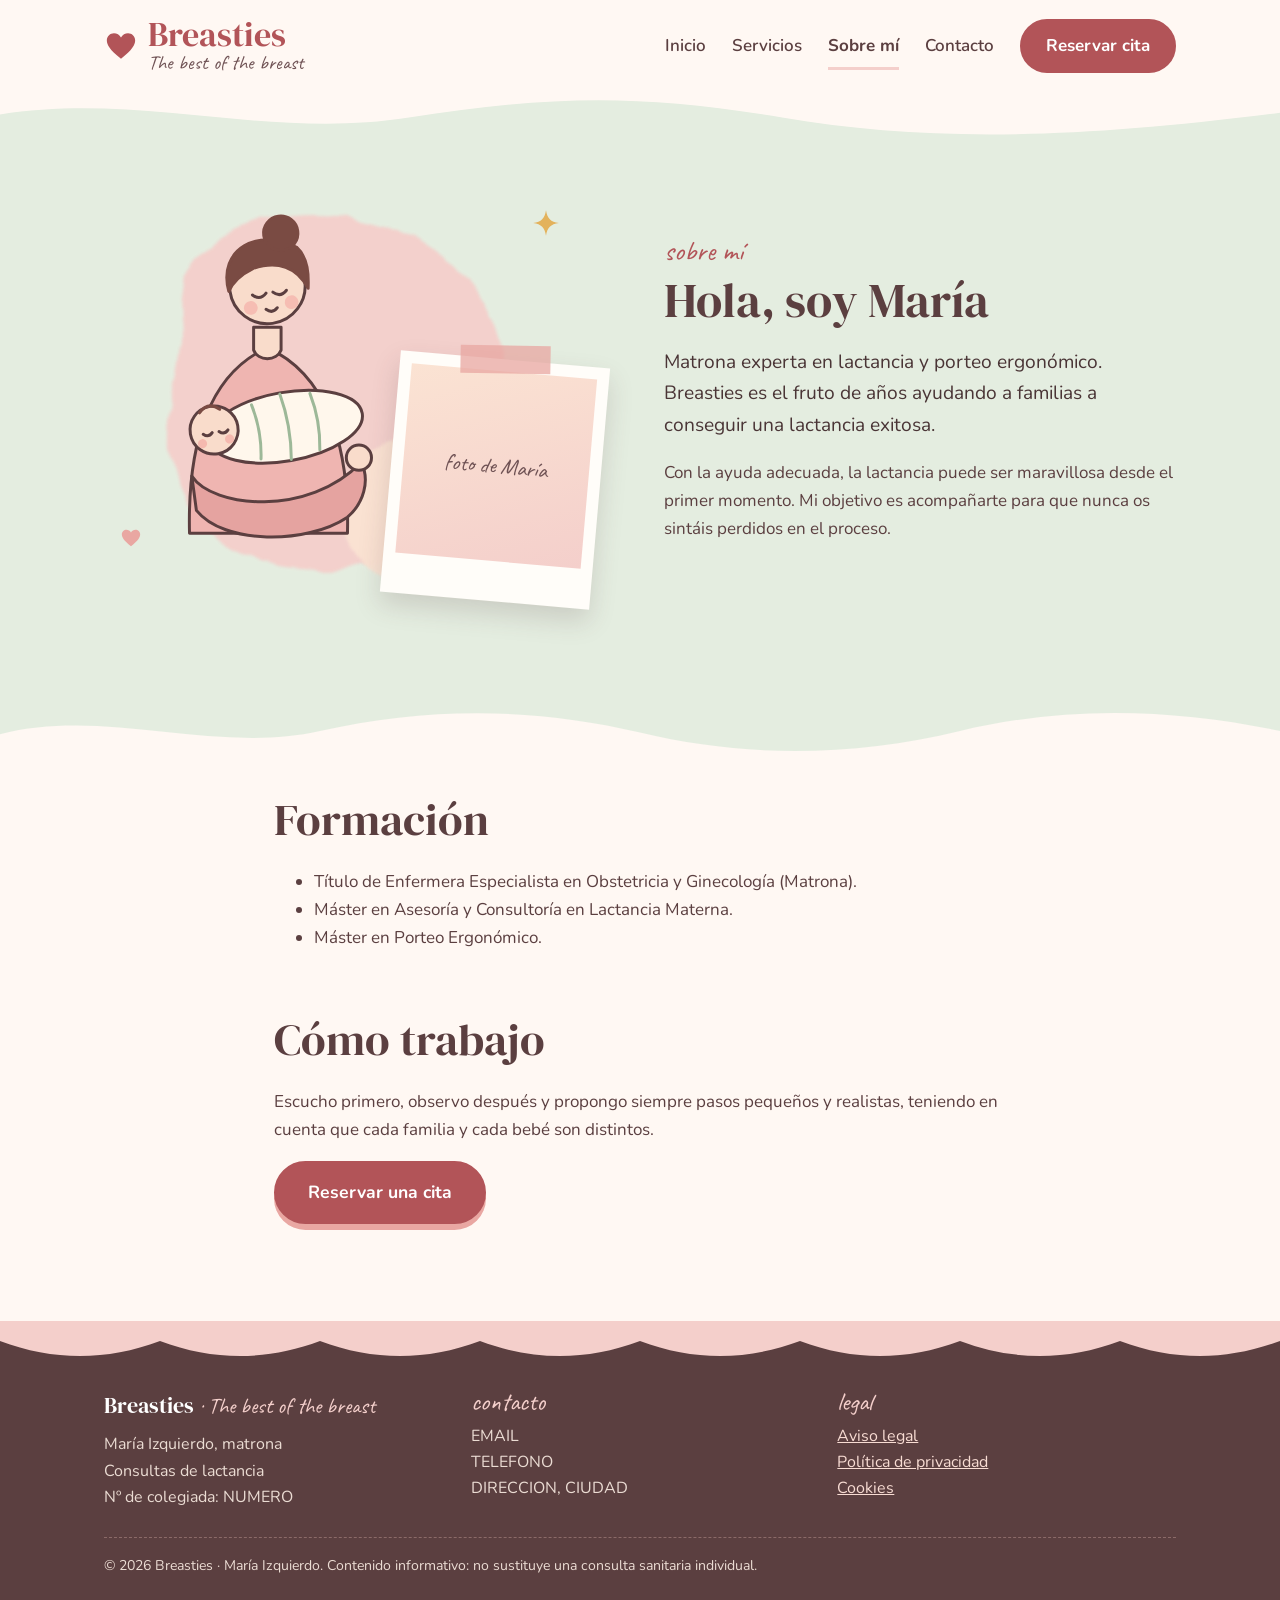
<file: sobre-mi.html>
<!doctype html>
<html lang="es">
<head>
  <meta charset="utf-8">
  <meta name="viewport" content="width=device-width, initial-scale=1">
  <title>Sobre mí · Breasties · María Izquierdo, matrona</title>
  <meta name="description" content="Conoce a María Izquierdo, matrona: formación, enfoque y forma de trabajar en las consultas de lactancia de Breasties.">
  <link rel="preconnect" href="https://fonts.googleapis.com">
  <link href="https://fonts.googleapis.com/css2?family=DM+Serif+Display:ital@0;1&family=Nunito:wght@400;600;700&family=Caveat:wght@500;700&display=swap" rel="stylesheet">
  <link rel="stylesheet" href="styles.css">
</head>
<body>
  <svg width="0" height="0" style="position:absolute" aria-hidden="true" focusable="false">
  <defs>
    <filter id="acuarela" x="-20%" y="-20%" width="140%" height="140%">
      <feTurbulence type="fractalNoise" baseFrequency="0.018" numOctaves="3" seed="7" result="ruido"/>
      <feDisplacementMap in="SourceGraphic" in2="ruido" scale="16" xChannelSelector="R" yChannelSelector="G" result="desp"/>
      <feGaussianBlur in="desp" stdDeviation="1.4"/>
    </filter>
    <symbol id="chispa" viewBox="-12 -12 24 24"><path d="M0 -11 C1 -4 4 -1 11 0 C4 1 1 4 0 11 C-1 4 -4 1 -11 0 C-4 -1 -1 -4 0 -11Z" fill="currentColor"/></symbol>
    <symbol id="corazon" viewBox="0 0 24 24"><path d="M12 21 C4 15 2 11 2 8 C2 5 4.5 3 7 3 C9 3 11 4 12 6 C13 4 15 3 17 3 C19.5 3 22 5 22 8 C22 11 20 15 12 21Z" fill="currentColor"/></symbol>
    <symbol id="nube" viewBox="0 0 120 70"><path d="M30 64 C10 64 4 40 24 34 C24 12 54 4 66 22 C78 8 108 20 100 44 C116 46 114 64 96 64 Z" fill="currentColor"/></symbol>
    <symbol id="ramita" viewBox="0 0 40 80">
      <path d="M20 78 C21 52 20 30 20 4" stroke="currentColor" stroke-width="2" fill="none" stroke-linecap="round"/>
      <path d="M20 60 C8 58 4 48 6 40 C16 42 20 50 20 60Z" fill="currentColor"/>
      <path d="M20 48 C32 46 36 36 34 28 C24 30 20 38 20 48Z" fill="currentColor"/>
      <path d="M20 32 C10 30 8 22 10 16 C18 18 20 24 20 32Z" fill="currentColor"/>
      <path d="M20 20 C28 18 30 12 28 6 C22 8 20 14 20 20Z" fill="currentColor"/>
    </symbol>
  </defs>
</svg>
  <header class="sitio">
    <div class="wrap">
      <a class="marca" href="index.html">
        <svg viewBox="0 0 24 24" aria-hidden="true"><use href="#corazon"/></svg>
        <span class="marca-texto"><span class="marca-nombre">Breasties</span><span class="marca-lema">The best of the breast</span></span>
      </a>
      <nav aria-label="Principal">
        <ul>
          <li><a href="index.html">Inicio</a></li>
          <li><a href="servicios.html">Servicios</a></li>
          <li><a href="sobre-mi.html" aria-current="page">Sobre mí</a></li>
          <li><a href="contacto.html">Contacto</a></li>
          <li><a class="boton" href="reservar.html">Reservar cita</a></li>
        </ul>
      </nav>
    </div>
  </header>

  <main>
    <div class="ola" style="--de:var(--crema);--a:var(--salvia-claro)" aria-hidden="true"><svg viewBox="0 0 1440 60" preserveAspectRatio="none"><path d="M0 28 C160 0 300 60 460 32 S720 2 880 32 S1200 60 1440 26 V60 H0Z"/></svg></div>
    <section class="bloque salvia">
      <div class="wrap sobre">
        <div class="escena">
      <svg class="fondo" viewBox="0 0 480 440" aria-hidden="true" preserveAspectRatio="xMidYMid meet">
        <path d="M60 140 C50 60 150 20 240 40 C340 62 400 140 380 240 C360 340 280 400 180 390 C90 380 40 320 50 240 C54 200 64 180 60 140Z" fill="#f4cfcb" filter="url(#acuarela)" opacity=".95"/>
        <path d="M250 270 C300 240 390 270 380 340 C370 400 300 420 250 390 C210 365 215 295 250 270Z" fill="#fbe3d3" filter="url(#acuarela)" opacity=".95"/>
      </svg>
      <svg viewBox="40 20 260 300" aria-hidden="true" style="position:absolute;left:2%;top:20px;width:62%" fill="none" stroke="#5b3f40" stroke-width="2.6" stroke-linecap="round" stroke-linejoin="round">
        <path d="M92 312 C90 232 110 172 160 150 C210 172 232 232 230 312 Z" fill="#efb5b1"/>
        <path d="M148 132 L148 152 C152 162 168 162 172 152 L172 132 Z" fill="#f9dccb"/>
        <g transform="rotate(-8 160 96)">
          <circle cx="160" cy="96" r="33" fill="#f9dccb"/>
          <path d="M126 96 C121 58 160 44 190 66 C199 77 197 92 195 103 C188 83 172 75 150 79 C138 83 130 89 126 96Z" fill="#7a4b43" stroke="#7a4b43"/>
          <circle cx="178" cy="52" r="15" fill="#7a4b43" stroke="#7a4b43"/>
          <path d="M146 102 q6 6 12 0"/><path d="M164 102 q6 6 12 0"/><path d="M156 116 q5 5 10 0"/>
          <circle cx="143" cy="113" r="6" fill="#f4a9a3" stroke="none" opacity=".6"/>
          <circle cx="179" cy="113" r="6" fill="#f4a9a3" stroke="none" opacity=".6"/>
        </g>
        <g transform="rotate(-10 170 220)">
          <ellipse cx="176" cy="220" rx="68" ry="30" fill="#fff7ec"/>
          <path d="M150 196 q5 24 0 48" stroke="#9db898"/><path d="M176 191 q5 29 0 58" stroke="#9db898"/><path d="M202 195 q5 25 0 50" stroke="#9db898"/>
          <circle cx="114" cy="212" r="21" fill="#f9dccb"/>
          <path d="M104 195 q9 -9 18 0" stroke="#7a4b43"/>
          <path d="M104 214 q4 4 8 0"/><path d="M118 214 q4 4 8 0"/>
          <circle cx="102" cy="222" r="4" fill="#f4a9a3" stroke="none" opacity=".7"/>
          <circle cx="126" cy="222" r="4" fill="#f4a9a3" stroke="none" opacity=".7"/>
        </g>
        <path d="M94 262 C112 290 196 298 242 250 C250 266 244 286 230 298 C194 322 122 322 98 292 Z" fill="#e5a3a0"/>
        <circle cx="240" cy="246" r="11" fill="#f9dccb"/>
      </svg>
      <div class="polaroid">
        <!-- Sustituye el texto de abajo por: <img src="foto.jpg" alt="Descripción de la foto"> -->
        <div class="foto" role="img" aria-label="Espacio para una foto">foto de María</div>
      </div>
      <svg class="garabato" width="28" height="28" viewBox="0 0 24 24" aria-hidden="true" style="right:40px;top:30px;color:var(--oro)"><use href="#chispa"/></svg>
      <svg class="garabato" width="22" height="22" viewBox="0 0 24 24" aria-hidden="true" style="left:0;bottom:70px;color:var(--rosa-fuerte)"><use href="#corazon"/></svg>
    </div>
        <div>
          <div class="manuscrita">sobre mí</div>
          <h1>Hola, soy María</h1>
          <p class="destacado">Matrona experta en lactancia y porteo ergonómico. Breasties es el fruto de años ayudando a familias a conseguir una lactancia exitosa.</p>
          <p>Con la ayuda adecuada, la lactancia puede ser maravillosa desde el primer momento. Mi objetivo es acompañarte para que nunca os sintáis perdidos en el proceso.</p>
        </div>
      </div>
    </section>

    <div class="ola" style="--de:var(--salvia-claro);--a:var(--crema)" aria-hidden="true"><svg viewBox="0 0 1440 60" preserveAspectRatio="none"><path d="M0 34 C120 0 240 60 360 30 S600 0 720 32 S960 62 1080 30 S1320 2 1440 30 V60 H0Z"/></svg></div>
    <section class="bloque crema">
      <div class="wrap estrecho">
        <h2>Formación</h2>
        <ul>
          <li>Título de Enfermera Especialista en Obstetricia y Ginecología (Matrona).</li>
          <li>Máster en Asesoría y Consultoría en Lactancia Materna.</li>
          <li>Máster en Porteo Ergonómico.</li>
        </ul>
        <h2 style="margin-top:1.4em">Cómo trabajo</h2>
        <p>Escucho primero, observo después y propongo siempre pasos pequeños y realistas, teniendo en cuenta que cada familia y cada bebé son distintos.</p>
        <p><a class="boton grande" href="reservar.html">Reservar una cita</a></p>
      </div>
    </section>
  </main>
<div class="escalopes" aria-hidden="true"><svg viewBox="0 0 1440 60" preserveAspectRatio="none"><path d="M0 0 H1440 V30 C1380 60 1320 60 1260 30 C1200 60 1140 60 1080 30 C1020 60 960 60 900 30 C840 60 780 60 720 30 C660 60 600 60 540 30 C480 60 420 60 360 30 C300 60 240 60 180 30 C120 60 60 60 0 30Z" fill="#f4cfcb"/><path d="M0 30 C60 60 120 60 180 30 C240 60 300 60 360 30 C420 60 480 60 540 30 C600 60 660 60 720 30 C780 60 840 60 900 30 C960 60 1020 60 1080 30 C1140 60 1200 60 1260 30 C1320 60 1380 60 1440 30 V60 H0Z" fill="#5b3f40"/></svg></div>
  <footer class="sitio">
    <div class="wrap">
      <div class="columnas">
        <div>
          <div class="nombre">Breasties <span>· The best of the breast</span></div>
          <p>María Izquierdo, matrona<br>Consultas de lactancia<br>Nº de colegiada: NUMERO</p>
        </div>
        <div>
          <div class="titulo">contacto</div>
          <p>EMAIL<br>TELEFONO<br>DIRECCION, CIUDAD</p>
        </div>
        <div>
          <div class="titulo">legal</div>
          <p><a href="aviso-legal.html">Aviso legal</a><br><a href="aviso-legal.html#privacidad">Política de privacidad</a><br><a href="aviso-legal.html#cookies">Cookies</a></p>
        </div>
      </div>
      <div class="copia">© 2026 Breasties · María Izquierdo. Contenido informativo: no sustituye una consulta sanitaria individual.</div>
    </div>
  </footer>
</body>
</html>
</file>
<file: styles.css>
/* ============================================================
   Breasties · The best of the breast
   Estilo "cuento acuarelado": rosa empolvado, crema, melocotón y salvia.
   Para cambiar los colores de toda la web, edita las variables de aquí abajo.
   ============================================================ */
:root {
  --crema: #fff8f3;
  --crema-2: #fffdf9;
  --rosa-claro: #fce8e4;
  --rosa: #f4cfcb;
  --rosa-fuerte: #e9a7a2;
  --durazno: #fbe3d3;
  --salvia-claro: #e4ede0;
  --salvia: #cfddcb;
  --salvia-oscuro: #3f5a41;
  --tinta: #5b3f40;
  --tinta-suave: #6f5254;
  --acento: #b25458;          /* color principal: botones, marca, enlaces */
  --acento-oscuro: #94403f;
  --oro: #e3b25c;
  --serif: "DM Serif Display", Georgia, "Times New Roman", serif;
  --manuscrita: "Caveat", "Segoe Print", cursive;
  --texto: "Nunito", system-ui, -apple-system, "Segoe UI", Roboto, sans-serif;
}

* { box-sizing: border-box; }
html { scroll-behavior: smooth; }

body {
  margin: 0;
  background: var(--crema);
  color: var(--tinta);
  font-family: var(--texto);
  line-height: 1.65;
  font-size: 17px;
  overflow-x: hidden;
}

h1, h2, h3 {
  font-family: var(--serif);
  font-weight: 400;
  line-height: 1.15;
  margin: 0 0 .5em;
}
h1 { font-size: clamp(1.9rem, 4vw, 3rem); }
h2 { font-size: clamp(1.8rem, 4vw, 2.8rem); }
h3 { font-size: 1.6rem; }

a { color: var(--acento-oscuro); }
a:hover { color: var(--acento); }

.wrap { max-width: 1120px; margin: 0 auto; padding: 0 24px; }
.estrecho { max-width: 780px; }

.manuscrita {
  font-family: var(--manuscrita);
  font-size: 1.75rem;
  line-height: 1;
  color: var(--acento);
  margin: 0 0 8px;
}

.centrado { text-align: center; }

/* ---------- Cabecera ---------- */
header.sitio { background: var(--crema); }
header.sitio .wrap {
  display: flex;
  flex-wrap: wrap;
  align-items: center;
  justify-content: space-between;
  gap: 14px 28px;
  padding-top: 18px;
  padding-bottom: 18px;
}
.marca {
  display: flex;
  align-items: center;
  gap: 10px;
  text-decoration: none;
  color: var(--tinta);
}
.marca svg { width: 34px; height: 34px; color: var(--acento); flex: none; }
.marca-texto { display: flex; flex-direction: column; }
.marca-nombre { font-family: var(--serif); font-size: 2.1rem; line-height: 1; color: var(--acento); }
.marca-lema { font-family: var(--manuscrita); font-size: 1.25rem; line-height: 1.1; color: var(--tinta-suave); }

nav ul {
  list-style: none;
  margin: 0;
  padding: 0;
  display: flex;
  flex-wrap: wrap;
  align-items: center;
  gap: 6px 26px;
}
nav a {
  text-decoration: none;
  color: var(--tinta);
  font-weight: 600;
  padding: 10px 0;
}
nav a:hover { color: var(--acento); }
nav a[aria-current="page"]:not(.boton) { font-weight: 700; border-bottom: 3px solid var(--rosa); }

/* ---------- Botones ---------- */
.boton {
  display: inline-block;
  background: var(--acento);
  color: #fff;
  font-weight: 700;
  text-decoration: none;
  padding: 12px 26px;
  border-radius: 999px;
  border: 2px solid var(--acento);
  transition: filter .15s, transform .15s;
}
.boton:hover { color: #fff; filter: brightness(.93); transform: translateY(-1px); }
nav a.boton { color: #fff; padding: 11px 24px; }
.boton.grande { font-size: 1.1rem; padding: 15px 32px; box-shadow: 0 6px 0 var(--rosa-fuerte); }
.boton.suave {
  background: var(--rosa-claro);
  color: #7e3436;
  border: 2px dashed var(--rosa-fuerte);
  box-shadow: none;
}
.boton.suave:hover { color: #7e3436; }
.boton.oscuro { background: var(--tinta); border-color: var(--tinta); box-shadow: 0 6px 0 var(--acento); }

/* ---------- Ondas entre secciones ---------- */
.ola { background: var(--de, var(--crema)); line-height: 0; }
.ola svg { display: block; width: 100%; height: 48px; margin-bottom: -1px; }
.ola path { fill: var(--a, var(--crema)); }

/* ---------- Portada ---------- */
.portada { background: var(--crema); padding: 28px 0 72px; }
.portada .wrap {
  display: grid;
  grid-template-columns: repeat(auto-fit, minmax(min(380px, 100%), 1fr));
  gap: 40px;
  align-items: center;
}
.titular { position: relative; margin-bottom: 26px; }
.marca-grande {
  font-family: var(--serif);
  font-size: clamp(4rem, 10vw, 7.4rem);
  line-height: .95;
  letter-spacing: -.01em;
  color: var(--acento);
}
.lema {
  font-family: var(--manuscrita);
  font-weight: 700;
  font-size: clamp(1.9rem, 3.4vw, 2.7rem);
  line-height: 1.1;
  margin-top: 4px;
  display: flex;
  align-items: center;
  gap: 10px;
}
.lema svg { width: 26px; height: 26px; color: var(--rosa-fuerte); }
.firma { margin-top: 14px; font-weight: 700; color: var(--tinta-suave); letter-spacing: .02em; }
.portada h1 { font-size: clamp(1.8rem, 3.4vw, 2.6rem); margin: 0 0 20px; }
.portada h1 em { color: var(--acento); }
.portada p.entrada { font-size: 1.25rem; color: var(--tinta-suave); max-width: 31em; margin: 0 0 28px; }
.acciones { display: flex; flex-wrap: wrap; gap: 14px; }

/* Fotos + dibujos de la portada */
.escena { position: relative; width: 100%; max-width: 480px; min-height: 540px; margin: 0 auto; }
.escena > svg.fondo { position: absolute; inset: 0; width: 100%; height: 100%; }
.garabato { position: absolute; }
.flota { animation: flota 7s ease-in-out infinite; }
.flota2 { animation: flota 9s ease-in-out infinite reverse; }
@keyframes flota {
  0% { transform: translateY(0); }
  50% { transform: translateY(-8px); }
  100% { transform: translateY(0); }
}
@media (prefers-reduced-motion: reduce) {
  .flota, .flota2 { animation: none; }
}

/* Marcos de foto: sustituye el texto por <img src="foto.jpg" alt="..."> */
.foto {
  display: flex;
  flex-direction: column;
  align-items: center;
  justify-content: center;
  gap: 10px;
  text-align: center;
  padding: 24px;
  color: var(--tinta-suave);
  font-family: var(--manuscrita);
  font-size: 1.5rem;
  line-height: 1.15;
  overflow: hidden;
}
.foto img { width: 100%; height: 100%; object-fit: cover; border-radius: inherit; display: block; }
.foto-arco {
  position: absolute;
  left: 17%;
  top: 26px;
  width: 64%;
  height: 440px;
  border-radius: 999px 999px 28px 28px;
  background: linear-gradient(165deg, var(--rosa-claro), #f8d2c4);
  border: 8px solid var(--crema);
  box-shadow: 0 14px 30px rgba(91, 63, 64, .14);
}
.foto-redonda {
  position: absolute;
  right: 0;
  bottom: 22px;
  width: 150px;
  height: 150px;
  padding: 14px;
  border-radius: 50%;
  background: var(--salvia-claro);
  border: 7px solid var(--crema);
  box-shadow: 0 10px 22px rgba(91, 63, 64, .14);
  color: var(--salvia-oscuro);
  font-size: 1.3rem;
}
.pegatina {
  position: absolute;
  left: 0;
  bottom: 56px;
  width: 118px;
  height: 118px;
  border-radius: 50%;
  background: var(--crema-2);
  border: 2px dashed var(--rosa-fuerte);
  transform: rotate(-9deg);
  display: flex;
  flex-direction: column;
  align-items: center;
  justify-content: center;
  text-align: center;
  color: var(--acento-oscuro);
  font-family: var(--manuscrita);
  font-size: 1.5rem;
  line-height: 1;
  box-shadow: 0 6px 14px rgba(91, 63, 64, .1);
}
.pegatina svg { width: 22px; height: 22px; color: var(--acento); margin-bottom: 4px; }

.polaroid {
  position: absolute;
  right: 0;
  bottom: 18px;
  width: 210px;
  background: var(--crema-2);
  padding: 12px 12px 40px;
  box-shadow: 0 12px 26px rgba(91, 63, 64, .18);
  transform: rotate(5deg);
}
.polaroid::before {
  content: "";
  position: absolute;
  top: -14px;
  left: 50%;
  margin-left: -45px;
  width: 90px;
  height: 28px;
  background: rgba(233, 167, 162, .75);
  transform: rotate(-4deg);
}
.polaroid .foto { height: 190px; padding: 14px; background: linear-gradient(160deg, var(--durazno), var(--rosa)); font-size: 1.4rem; }

/* ---------- Secciones ---------- */
section.bloque { padding: 40px 0 80px; }
section.rosa { background: var(--rosa-claro); }
section.salvia { background: var(--salvia-claro); padding-bottom: 88px; }
section.crema { background: var(--crema); }
.cabecera-bloque { text-align: center; max-width: 36em; margin: 0 auto 44px; }
.cabecera-bloque h1, .cabecera-bloque h2 { margin: 0 0 12px; }
.cabecera-bloque p { margin: 0; color: var(--tinta-suave); }

/* Tarjetas de servicios */
.tarjetas {
  display: grid;
  grid-template-columns: repeat(auto-fit, minmax(min(280px, 100%), 1fr));
  gap: 28px;
}
.tarjeta {
  background: var(--crema-2);
  padding: 32px 28px 26px;
  display: flex;
  flex-direction: column;
  gap: 10px;
}
.tarjeta h2, .tarjeta h3 { font-size: 1.65rem; margin: 0; }
.tarjeta p { margin: 0; color: var(--tinta-suave); }
.tarjeta svg.icono { width: 72px; height: 72px; }
.tarjeta .pie-tarjeta { margin-top: auto; padding-top: 14px; }
.tarjeta:nth-child(3n+1) { border-radius: 36px 36px 36px 12px; box-shadow: 0 10px 0 var(--rosa); transform: rotate(-1.2deg); }
.tarjeta:nth-child(3n+2) { border-radius: 36px 36px 12px 36px; box-shadow: 0 10px 0 #bfd3bb; transform: rotate(.8deg); }
.tarjeta:nth-child(3n+3) { border-radius: 12px 36px 36px 36px; box-shadow: 0 10px 0 #f6d3bc; transform: rotate(-.6deg); }
.pildora {
  display: inline-block;
  font-weight: 700;
  font-size: .95rem;
  padding: 5px 16px;
  border-radius: 999px;
  background: var(--rosa-claro);
  color: #7e3436;
}
.tarjeta:nth-child(3n+2) .pildora { background: var(--salvia-claro); color: var(--salvia-oscuro); }
.tarjeta:nth-child(3n+3) .pildora { background: var(--durazno); color: #7a4630; }
.precio { font-family: var(--serif); font-size: 2rem; color: var(--acento-oscuro); line-height: 1.1; }

/* Pasos */
.pasos {
  list-style: none;
  margin: 0;
  padding: 0;
  display: grid;
  grid-template-columns: repeat(auto-fit, minmax(min(240px, 100%), 1fr));
  gap: 32px 28px;
}
.pasos li { display: flex; flex-direction: column; align-items: center; text-align: center; gap: 14px; color: var(--tinta-suave); }
.pasos strong { color: var(--tinta); }
.pasos .num {
  width: 76px;
  height: 76px;
  display: flex;
  align-items: center;
  justify-content: center;
  font-family: var(--manuscrita);
  font-weight: 700;
  font-size: 2.8rem;
  line-height: 1;
}
.pasos li:nth-child(4n+1) .num { background: var(--rosa); color: #7e3436; border-radius: 50% 46% 54% 50%; }
.pasos li:nth-child(4n+2) .num { background: var(--salvia); color: var(--salvia-oscuro); border-radius: 46% 54% 50% 50%; }
.pasos li:nth-child(4n+3) .num { background: var(--durazno); color: #7a4630; border-radius: 54% 46% 50% 50%; }
.pasos li:nth-child(4n+4) .num { background: var(--rosa); color: #7e3436; border-radius: 50% 50% 46% 54%; }

/* Sobre mí */
.sobre {
  display: grid;
  grid-template-columns: repeat(auto-fit, minmax(min(360px, 100%), 1fr));
  gap: 48px;
  align-items: center;
}
.sobre .escena { min-height: 440px; }
.sobre h2, .sobre h1 { margin: 0 0 18px; }
.sobre .destacado { font-size: 1.2rem; color: #4a3536; margin: 0 0 14px; }

/* Blog */
.articulo-resumen {
  background: var(--crema-2);
  border: 2px solid var(--rosa);
  border-radius: 32px;
  overflow: hidden;
  display: grid;
  grid-template-columns: repeat(auto-fit, minmax(min(300px, 100%), 1fr));
  margin-bottom: 20px;
}
.articulo-resumen .portadilla {
  background: var(--durazno);
  min-height: 220px;
  display: flex;
  align-items: center;
  justify-content: center;
}
.articulo-resumen .portadilla svg { width: 80%; }
.articulo-resumen .cuerpo { padding: 32px 30px; display: flex; flex-direction: column; justify-content: center; gap: 8px; }
.articulo-resumen h2, .articulo-resumen h3 { font-size: 1.65rem; margin: 0; }
.articulo-resumen h2 a, .articulo-resumen h3 a { text-decoration: none; color: var(--tinta); }
.articulo-resumen h2 a:hover, .articulo-resumen h3 a:hover { color: var(--acento); }
.articulo-resumen p { margin: 0; color: var(--tinta-suave); }
.meta { font-family: var(--manuscrita); font-size: 1.5rem; line-height: 1; color: var(--acento); }
.cabecera-fila { display: flex; flex-wrap: wrap; align-items: baseline; justify-content: space-between; gap: 8px 20px; margin-bottom: 28px; }
.cabecera-fila h2 { margin: 0; }

article.texto h2 { margin-top: 1.6em; font-size: clamp(1.5rem, 3vw, 2rem); }
article.texto p, article.texto li { max-width: 40em; }
article.texto ul { padding-left: 1.2em; }
.divulgacion {
  font-size: .92rem;
  color: var(--tinta-suave);
  background: var(--salvia-claro);
  border-radius: 18px;
  padding: 12px 18px;
  margin: 24px 0;
}

/* Preguntas frecuentes */
.faq { display: grid; gap: 18px; max-width: 760px; margin: 0 auto; }
.faq div { background: var(--crema-2); border-radius: 24px; padding: 18px 24px; }
.faq h3 { font-size: 1.35rem; margin: 0 0 4px; color: var(--acento-oscuro); }
.faq p { margin: 0; color: var(--tinta-suave); }

/* Reserva */
.reserva-marco {
  border: 3px solid var(--rosa);
  border-radius: 28px;
  overflow: hidden;
  background: #fff;
}
.reserva-marco iframe { width: 100%; height: 720px; border: 0; display: block; }
.aviso {
  background: #fff8e6;
  border: 1px solid #ecd9a0;
  border-radius: 18px;
  padding: 14px 18px;
  font-size: .95rem;
  margin: 0 0 24px;
}

/* Llamada final */
.llamada { background: var(--rosa); padding: 36px 0 84px; text-align: center; }
.llamada .wrap { max-width: 720px; position: relative; }
.llamada svg.corazon { width: 34px; height: 34px; color: var(--acento); }
.llamada h2 { margin: 8px 0 14px; }
.llamada p { margin: 0 0 28px; font-size: 1.2rem; }

/* ---------- Pie ---------- */
.escalopes { background: var(--rosa); line-height: 0; }
.escalopes svg { display: block; width: 100%; height: 40px; margin-bottom: -1px; }
footer.sitio { background: var(--tinta); color: #ebdcd3; padding: 28px 0 32px; font-size: 1rem; }
footer.sitio a { color: #f8dcd3; }
footer.sitio .columnas {
  display: grid;
  grid-template-columns: repeat(auto-fit, minmax(min(220px, 100%), 1fr));
  gap: 28px;
}
footer.sitio p { margin: 0; }
footer.sitio .nombre { font-family: var(--serif); font-size: 1.4rem; color: #fff; margin-bottom: 6px; }
footer.sitio .nombre span { font-family: var(--manuscrita); font-size: 1.4rem; color: var(--rosa); }
footer.sitio .titulo { font-family: var(--manuscrita); font-size: 1.6rem; color: var(--rosa); line-height: 1.1; margin-bottom: 6px; }
footer.sitio .copia { margin-top: 26px; padding-top: 16px; border-top: 1px dashed #8b6a68; font-size: .88rem; }

@media (max-width: 760px) {
  .escena { min-height: 500px; }
  .reserva-marco iframe { height: 820px; }
}

/* ============================================================
   Servicios, calculadora de reservas y contacto
   ============================================================ */
[hidden] { display: none !important; }

.grupo-titulo { text-align: center; margin: 0 0 30px; }
.grupo-titulo .manuscrita { margin-bottom: 2px; }
.grupo-titulo h2 { margin: 0; font-size: clamp(1.7rem, 3.6vw, 2.4rem); }

.precios { display: flex; flex-wrap: wrap; gap: 6px 26px; }
.precios .etq { display: block; font-family: var(--manuscrita); font-size: 1.4rem; line-height: 1; color: var(--tinta-suave); }
.precios .precio { font-size: 1.9rem; }
.precios .solo { font-family: var(--manuscrita); font-size: 1.4rem; line-height: 1.2; color: var(--tinta-suave); align-self: flex-end; }

.tarjetas.una { grid-template-columns: minmax(0, 780px); justify-content: center; }
.tarjeta.pack {
  transform: none;
  border-radius: 36px;
  box-shadow: 0 10px 0 var(--oro);
  border: 3px dashed var(--oro);
}

.tabla-simple { width: 100%; border-collapse: separate; border-spacing: 0; background: var(--crema-2); border-radius: 24px; overflow: hidden; }
.tabla-simple th, .tabla-simple td { text-align: left; padding: 14px 20px; border-bottom: 1px dashed var(--rosa-fuerte); vertical-align: top; }
.tabla-simple tr:last-child td { border-bottom: 0; }
.tabla-simple th { font-family: var(--serif); font-weight: 400; font-size: 1.15rem; color: var(--acento-oscuro); background: var(--rosa-claro); }
.tabla-simple .der { text-align: right; white-space: nowrap; font-weight: 700; color: var(--acento-oscuro); }
.tabla-simple small { display: block; color: var(--tinta-suave); font-weight: 400; }
.tabla-simple + .tabla-simple { margin-top: 24px; }
.tabla-titulo { font-family: var(--serif); font-size: 1.5rem; margin: 36px 0 12px; }
.tabla-titulo:first-child { margin-top: 0; }

button.boton { font: inherit; font-weight: 700; cursor: pointer; }
button.boton:disabled { opacity: .45; cursor: not-allowed; transform: none; filter: none; }


.contacto-botones { display: flex; gap: 14px; flex-wrap: wrap; justify-content: center; margin: 0 0 36px; }

/* ---------- Reserva paso a paso ---------- */
.visual-oculto { position: absolute !important; width: 1px; height: 1px; padding: 0; margin: -1px; overflow: hidden; clip: rect(0 0 0 0); white-space: nowrap; border: 0; }

.pasos-progreso { display: flex; justify-content: center; gap: 8px; list-style: none; padding: 0; margin: 0 0 30px; flex-wrap: wrap; }
.pasos-progreso li {
  display: flex; align-items: center; gap: 8px;
  font-family: var(--manuscrita); font-size: 1.35rem; line-height: 1; color: var(--tinta-suave); opacity: .55;
}
.pasos-progreso li + li::before { content: ""; width: 22px; border-top: 2px dashed var(--rosa-fuerte); margin-right: 2px; }
.pasos-progreso .bola {
  width: 32px; height: 32px; border-radius: 50%; display: grid; place-items: center;
  font-family: var(--texto); font-size: .95rem; font-weight: 700; background: var(--rosa); color: var(--tinta);
}
.pasos-progreso li.actual, .pasos-progreso li.hecho { opacity: 1; }
.pasos-progreso li.actual .bola { background: var(--acento); color: #fff; box-shadow: 0 4px 0 var(--rosa-fuerte); }
.pasos-progreso li.hecho .bola { background: var(--salvia); color: var(--salvia-oscuro); }
.pasos-progreso li[hidden] { display: none; }
@media (max-width: 640px) {
  .pasos-progreso { gap: 4px; flex-wrap: nowrap; }
  .pasos-progreso li { gap: 4px; }
  .pasos-progreso li + li::before { width: 10px; }
  .pasos-progreso .txt { display: none; }
  .pasos-progreso li.actual .txt { display: inline; }
}

.paso { animation: aparecer .35s ease; }
@keyframes aparecer { from { opacity: 0; transform: translateY(8px); } to { opacity: 1; transform: none; } }
@media (prefers-reduced-motion: reduce) { .paso { animation: none; } }
.paso > h2 { text-align: center; font-size: clamp(1.6rem, 3.6vw, 2.2rem); margin: 0 0 6px; }
.paso > .sub { text-align: center; color: var(--tinta-suave); margin: 0 auto 24px; max-width: 560px; }
.paso h3.grupo { font-size: 1.3rem; color: var(--acento-oscuro); margin: 26px 0 12px; }
.paso h3.grupo:first-of-type { margin-top: 0; }

.elecciones { display: grid; grid-template-columns: repeat(auto-fit, minmax(min(250px, 100%), 1fr)); gap: 14px; }
.eleccion { position: relative; display: block; cursor: pointer; }
.eleccion > input { position: absolute; opacity: 0; pointer-events: none; }
.eleccion-caja {
  display: flex; gap: 14px; align-items: flex-start; height: 100%;
  background: var(--crema-2); border: 3px solid transparent; border-radius: 26px 30px 24px 32px;
  padding: 16px 18px; box-shadow: 0 6px 0 var(--rosa);
  transition: border-color .15s, background .15s, transform .15s, box-shadow .15s;
}
.eleccion:hover .eleccion-caja { transform: translateY(-2px); }
.eleccion > input:checked + .eleccion-caja { border-color: var(--acento); background: var(--rosa-claro); box-shadow: 0 6px 0 var(--rosa-fuerte); }
.eleccion > input:focus-visible + .eleccion-caja { outline: 3px solid var(--oro); outline-offset: 3px; }
.eleccion > input:disabled + .eleccion-caja { opacity: .45; cursor: not-allowed; transform: none; }
.marca-eleccion {
  flex: none; width: 30px; height: 30px; margin-top: 2px; border-radius: 50%;
  background: var(--rosa); display: grid; place-items: center; color: transparent; transition: background .15s, color .15s;
}
.marca-eleccion svg { width: 16px; height: 16px; }
.eleccion > input:checked + .eleccion-caja .marca-eleccion { background: var(--acento); color: #fff; }
.eleccion-texto { display: flex; flex-direction: column; gap: 3px; min-width: 0; }
.eleccion-titulo { font-family: var(--serif); font-size: 1.2rem; line-height: 1.2; }
.eleccion-detalle { font-size: .93rem; color: var(--tinta-suave); }
.eleccion-precio { font-family: var(--serif); font-size: 1.9rem; color: var(--acento-oscuro); line-height: 1.1; margin-top: 6px; }
.eleccion-nota { font-size: .9rem; color: var(--tinta-suave); }
.etiquetas { display: flex; gap: 6px; flex-wrap: wrap; margin-top: 6px; }
.etiqueta { font-size: .8rem; font-weight: 700; padding: 3px 11px; border-radius: 999px; background: var(--salvia-claro); color: var(--salvia-oscuro); }
.etiqueta.durazno { background: var(--durazno); color: #7a4630; }
.eleccion.pack .eleccion-caja { border-style: dashed; border-color: var(--oro); box-shadow: 0 6px 0 var(--oro); }
.eleccion.pack > input:checked + .eleccion-caja { border-style: solid; border-color: var(--acento); }

.duraciones { display: flex; gap: 8px; flex-wrap: wrap; margin-top: 10px; }
.duraciones[hidden] { display: none; }
.duracion { position: relative; cursor: pointer; }
.duracion input { position: absolute; opacity: 0; }
.duracion span { display: inline-block; padding: 5px 14px; border-radius: 999px; border: 2px solid var(--rosa-fuerte); font-weight: 700; font-size: .9rem; background: var(--crema-2); }
.duracion input:checked + span { background: var(--acento); border-color: var(--acento); color: #fff; }
.duracion input:focus-visible + span { outline: 3px solid var(--oro); outline-offset: 2px; }

.consejo {
  display: flex; gap: 12px; align-items: flex-start; margin: 0 0 22px;
  background: var(--salvia-claro); color: var(--salvia-oscuro); border-radius: 22px; padding: 12px 18px; font-size: .95rem;
}
.consejo svg { flex: none; width: 20px; height: 20px; margin-top: 3px; color: var(--acento); }
.consejo.durazno { background: var(--durazno); color: #6d3f2a; }

.campo-texto {
  font: inherit; color: var(--tinta); width: 100%;
  background: var(--crema-2); border: 3px dashed var(--rosa-fuerte); border-radius: 22px;
  padding: 14px 18px; transition: border-color .15s, background .15s;
}
.campo-texto::placeholder { color: #a88a8b; }
.campo-texto:focus { outline: none; border-style: solid; border-color: var(--acento); }
.campo-cp { max-width: 240px; display: block; margin: 0 auto; text-align: center; font-family: var(--serif); font-size: 2rem; letter-spacing: .18em; }
textarea.campo-texto { min-height: 140px; resize: vertical; }
.contador { text-align: right; font-size: .85rem; color: var(--tinta-suave); margin: 4px 4px 0; }

.resultado-cp { text-align: center; margin: 18px auto 0; max-width: 520px; min-height: 1.6em; }
.resultado-cp .lugar { font-family: var(--serif); font-size: 1.35rem; display: block; }
.resultado-cp.mal { color: #9b2c1a; }

.paso-botones { display: flex; justify-content: space-between; align-items: center; gap: 12px; margin-top: 30px; flex-wrap: wrap; }
.paso-botones .boton:only-child { margin-left: auto; }
.enlace-atras { background: none; border: 0; font: inherit; font-weight: 700; color: var(--acento); cursor: pointer; padding: 8px 4px; }
.enlace-atras:hover { text-decoration: underline; }

.resumen-caja { background: var(--crema-2); border: 3px dashed var(--rosa-fuerte); border-radius: 28px; padding: 20px 24px; margin-bottom: 24px; }
.resumen-tabla { width: 100%; border-collapse: collapse; }
.resumen-tabla td { padding: 7px 0; border-bottom: 1px dashed var(--rosa-fuerte); vertical-align: top; }
.resumen-tabla td.der { text-align: right; white-space: nowrap; padding-left: 14px; }
.resumen-tabla tr.total td { font-weight: 700; font-size: 1.15rem; border-bottom: 0; padding-top: 14px; color: var(--acento-oscuro); }
.nota { font-size: .95rem; color: var(--tinta-suave); margin: 10px 0 0; }
.error { color: #9b2c1a; font-weight: 700; margin: 10px 0 0; }
.banner-duracion { background: var(--durazno); border: 2px solid var(--oro); border-radius: 22px; padding: 14px 20px; margin: 0 0 16px; }
.sin-calendario { text-align: center; background: var(--crema-2); border-radius: 28px; padding: 26px 22px; box-shadow: 0 6px 0 var(--rosa); }
.sin-calendario h3 { margin: 0 0 6px; }

.eleccion-envoltorio { position: relative; }
.boton-info {
  position: absolute; top: 50%; right: 12px; transform: translateY(-50%);
  width: 32px; height: 32px; border-radius: 50%; border: 2px solid var(--rosa-fuerte);
  background: var(--rosa-claro); color: var(--acento-oscuro);
  font-family: var(--serif); font-style: italic; font-size: 1.15rem; line-height: 1; cursor: pointer;
  display: grid; place-items: center; padding: 0;
}
.boton-info:hover { background: var(--rosa); }
.boton-info:focus-visible { outline: 3px solid var(--oro); outline-offset: 2px; }
.eleccion-envoltorio:has(.duraciones:not([hidden])) .boton-info { top: 14px; transform: none; }
.i-mini { display: inline-grid; place-items: center; width: 20px; height: 20px; border-radius: 50%; background: var(--rosa); color: var(--acento-oscuro); font-family: var(--serif); font-style: italic; font-size: .9rem; vertical-align: 1px; }

#paso-1 .consejo { margin-bottom: 18px; padding: 9px 16px; }
#paso-1 .sub { margin-bottom: 14px; }
#paso-1 .paso-botones { margin-top: 20px; }

.eleccion.no-disponible { cursor: not-allowed; }
.eleccion.no-disponible .eleccion-caja { background: #efe6e4; box-shadow: 0 6px 0 #e2d6d4; filter: grayscale(1); opacity: .7; transform: none; }
.eleccion.no-disponible .eleccion-nota { font-weight: 700; }

.ventana-info {
  border: 0; padding: 0; background: transparent; color: var(--tinta);
  width: min(520px, calc(100% - 32px)); max-height: calc(100% - 32px);
}
.ventana-info::backdrop { background: rgba(59, 38, 39, .55); }
.ventana-contenido {
  position: relative; background: var(--crema-2); border-radius: 30px 34px 28px 36px;
  padding: 28px 26px 24px; box-shadow: 0 8px 0 var(--rosa-fuerte);
  animation: aparecer .25s ease;
}
.ventana-contenido h2 { font-size: 1.6rem; margin: 0 40px 8px 0; line-height: 1.2; }
.ventana-contenido p { margin: 14px 0 0; }
.ventana-cerrar {
  position: absolute; top: 14px; right: 14px; width: 38px; height: 38px; border-radius: 50%;
  border: 0; background: var(--rosa-claro); color: var(--acento-oscuro); font-size: 1.6rem; line-height: 1; cursor: pointer;
}
.ventana-cerrar:hover { background: var(--rosa); }
.pasos-progreso .bola svg { width: 16px; height: 16px; }
.pasos-progreso .bola { width: 26px; height: 26px; }
.pasos-progreso li.actual .bola { width: 30px; height: 30px; }

/* Compactar la reserva */
.cabecera-reserva { margin-bottom: 22px; }
.cabecera-reserva h1 { margin: 0; font-size: clamp(2rem, 4vw, 2.6rem); }
.cabecera-reserva .manuscrita { margin-bottom: 0; }
.pasos-progreso { margin-bottom: 20px; }
#paso-1 > h2 { margin-bottom: 2px; }
#paso-1 .consejo { font-size: .9rem; margin-bottom: 14px; }
/* Paso 1 a lo ancho (tres columnas); el resto de pasos y textos, estrechos */
#reserva .paso:not(#paso-1) { max-width: 732px; margin-left: auto; margin-right: auto; }
#paso-1 .sub, #paso-1 .consejo { max-width: 732px; margin-left: auto; margin-right: auto; }

section.bloque-reserva { padding-top: 8px; }
.bloque-reserva .cabecera-reserva { margin-bottom: 14px; }
#paso-1 > h2 { font-size: clamp(1.5rem, 3vw, 1.9rem); }
#paso-1 .sub { margin-bottom: 10px; }
#paso-1 .paso-botones { margin-top: 16px; }

/* Servicios en rejilla de dos columnas, todas las tarjetas del mismo tamaño */
#paso-1 { max-width: 980px; margin-left: auto; margin-right: auto; }
#paso-1 .sub, #paso-1 .consejo { max-width: 732px; margin-left: auto; margin-right: auto; }
#paso-1 h3.grupo { margin: 22px 0 10px; font-size: 1.3rem; }
#paso-1 h3.grupo:first-of-type { margin-top: 0; }
.rejilla-servicios { display: grid; grid-template-columns: repeat(2, minmax(0, 1fr)); gap: 14px 18px; align-items: stretch; }
@media (max-width: 760px) { .rejilla-servicios { grid-template-columns: minmax(0, 1fr); gap: 12px; } }
.rejilla-servicios .eleccion-envoltorio, .rejilla-servicios .eleccion { height: 100%; }
.rejilla-servicios .eleccion-caja { align-items: center; padding: 14px 56px 14px 16px; min-height: 84px; box-shadow: 0 5px 0 var(--rosa); }
.rejilla-servicios .eleccion > input:checked + .eleccion-caja { box-shadow: 0 5px 0 var(--rosa-fuerte); }
.rejilla-servicios .eleccion.pack .eleccion-caja { box-shadow: 0 5px 0 var(--oro); }
.rejilla-servicios .marca-eleccion { margin-top: 0; }
.rejilla-servicios .eleccion-texto { gap: 6px; }
.rejilla-servicios .eleccion-titulo { white-space: nowrap; overflow: hidden; text-overflow: ellipsis; font-size: 1.15rem; }
.rejilla-servicios .etiquetas { margin-top: 0; }
.rejilla-servicios .duraciones { margin-top: 4px; }
@media (max-width: 420px) {
  .rejilla-servicios .eleccion-caja { padding: 12px 48px 12px 12px; gap: 10px; min-height: 76px; }
  .rejilla-servicios .eleccion-titulo { font-size: 1rem; }
  .rejilla-servicios .marca-eleccion { width: 24px; height: 24px; }
  .rejilla-servicios .boton-info { right: 10px; width: 30px; height: 30px; }
}

/* Casilla de consentimiento (sin cajas blancas del navegador) */
.casilla { display: flex; gap: 12px; align-items: flex-start; margin: 20px 0 0; font-size: .95rem; cursor: pointer; position: relative; }
.casilla input { position: absolute; opacity: 0; width: 1px; height: 1px; }
.casilla-marca { flex: none; width: 26px; height: 26px; margin-top: 1px; border-radius: 8px; background: var(--rosa); border: 2px solid var(--rosa-fuerte); color: transparent; display: grid; place-items: center; transition: background .15s; }
.casilla-marca svg { width: 15px; height: 15px; }
.casilla input:checked + .casilla-marca { background: var(--acento); border-color: var(--acento); color: #fff; }
.casilla input:focus-visible + .casilla-marca { outline: 3px solid var(--oro); outline-offset: 2px; }
#aviso-urgente { margin: 0 0 20px; }
@media (max-width: 379px) { .rejilla-servicios .eleccion-titulo { white-space: normal; } }

/* ---------- Opiniones ---------- */
.opiniones { display: grid; grid-template-columns: repeat(auto-fit, minmax(min(280px, 100%), 1fr)); gap: 22px; }
.opinion {
  position: relative; margin: 0; background: var(--crema-2); border-radius: 30px 34px 28px 36px;
  padding: 26px 24px 22px; box-shadow: 0 7px 0 var(--rosa); display: flex; flex-direction: column; gap: 12px;
}
.opinion:nth-child(3n+2) { box-shadow: 0 7px 0 var(--salvia); }
.opinion:nth-child(3n+3) { box-shadow: 0 7px 0 var(--durazno); }
.opinion blockquote { margin: 0; font-size: 1.02rem; flex: 1; }
.opinion blockquote::before { content: "“"; display: block; font-family: var(--serif); font-size: 3.2rem; line-height: .6; color: var(--rosa-fuerte); margin-bottom: 6px; }
.opinion figcaption { display: flex; flex-direction: column; gap: 2px; }
.opinion .autora { font-family: var(--manuscrita); font-size: 1.5rem; line-height: 1.1; color: var(--acento-oscuro); }
.opinion .detalle, .opinion .fuente { font-size: .88rem; color: var(--tinta-suave); }
.opinion .fuente { color: var(--acento); }
.puntuacion { display: flex; gap: 2px; font-size: 1.05rem; }
.puntuacion .lleno { color: var(--acento); }
.puntuacion .vacio { color: var(--rosa); }
.opinion.ejemplo { opacity: .75; }
.marca-ejemplo { position: absolute; top: 14px; right: 18px; font-size: .75rem; font-weight: 700; text-transform: uppercase; letter-spacing: .06em; background: var(--durazno); color: #7a4630; padding: 2px 10px; border-radius: 999px; }
#opiniones-origen { max-width: 640px; margin: 18px auto 0; font-size: .85rem; }
</file>
